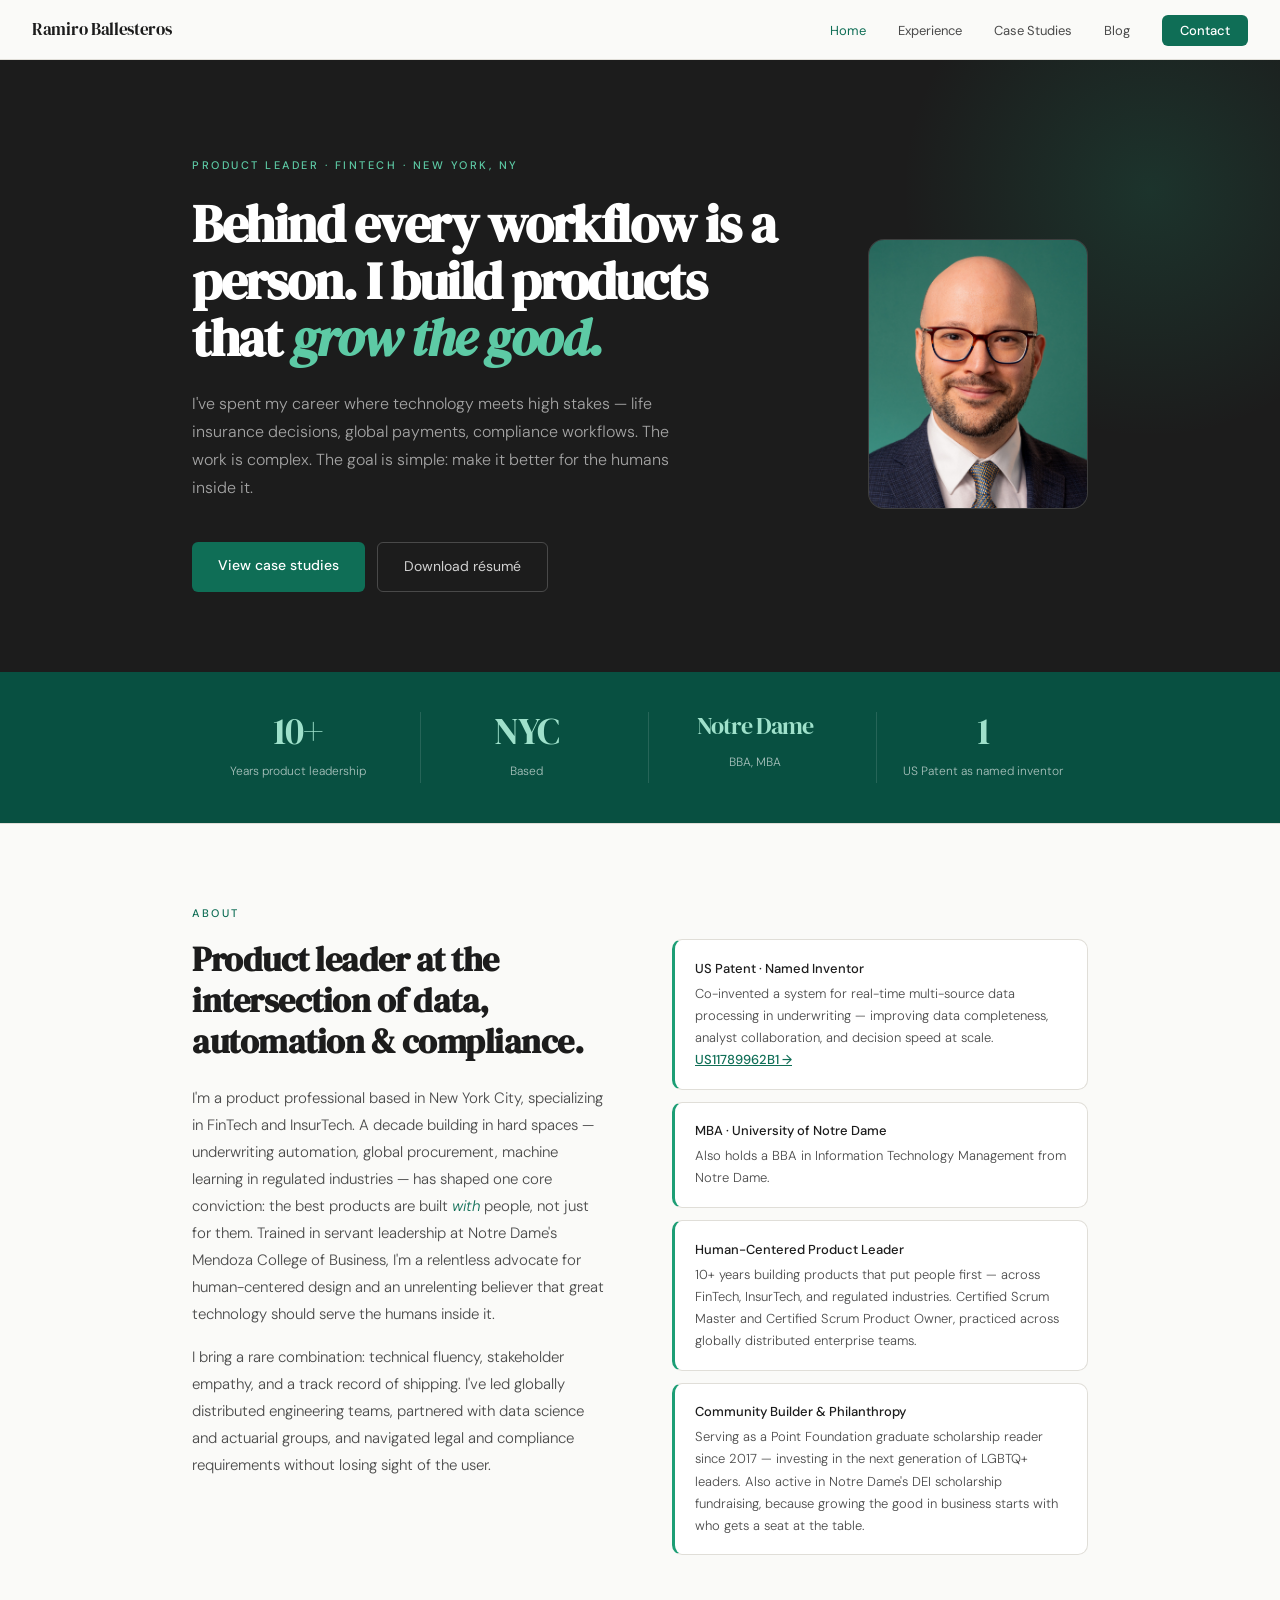
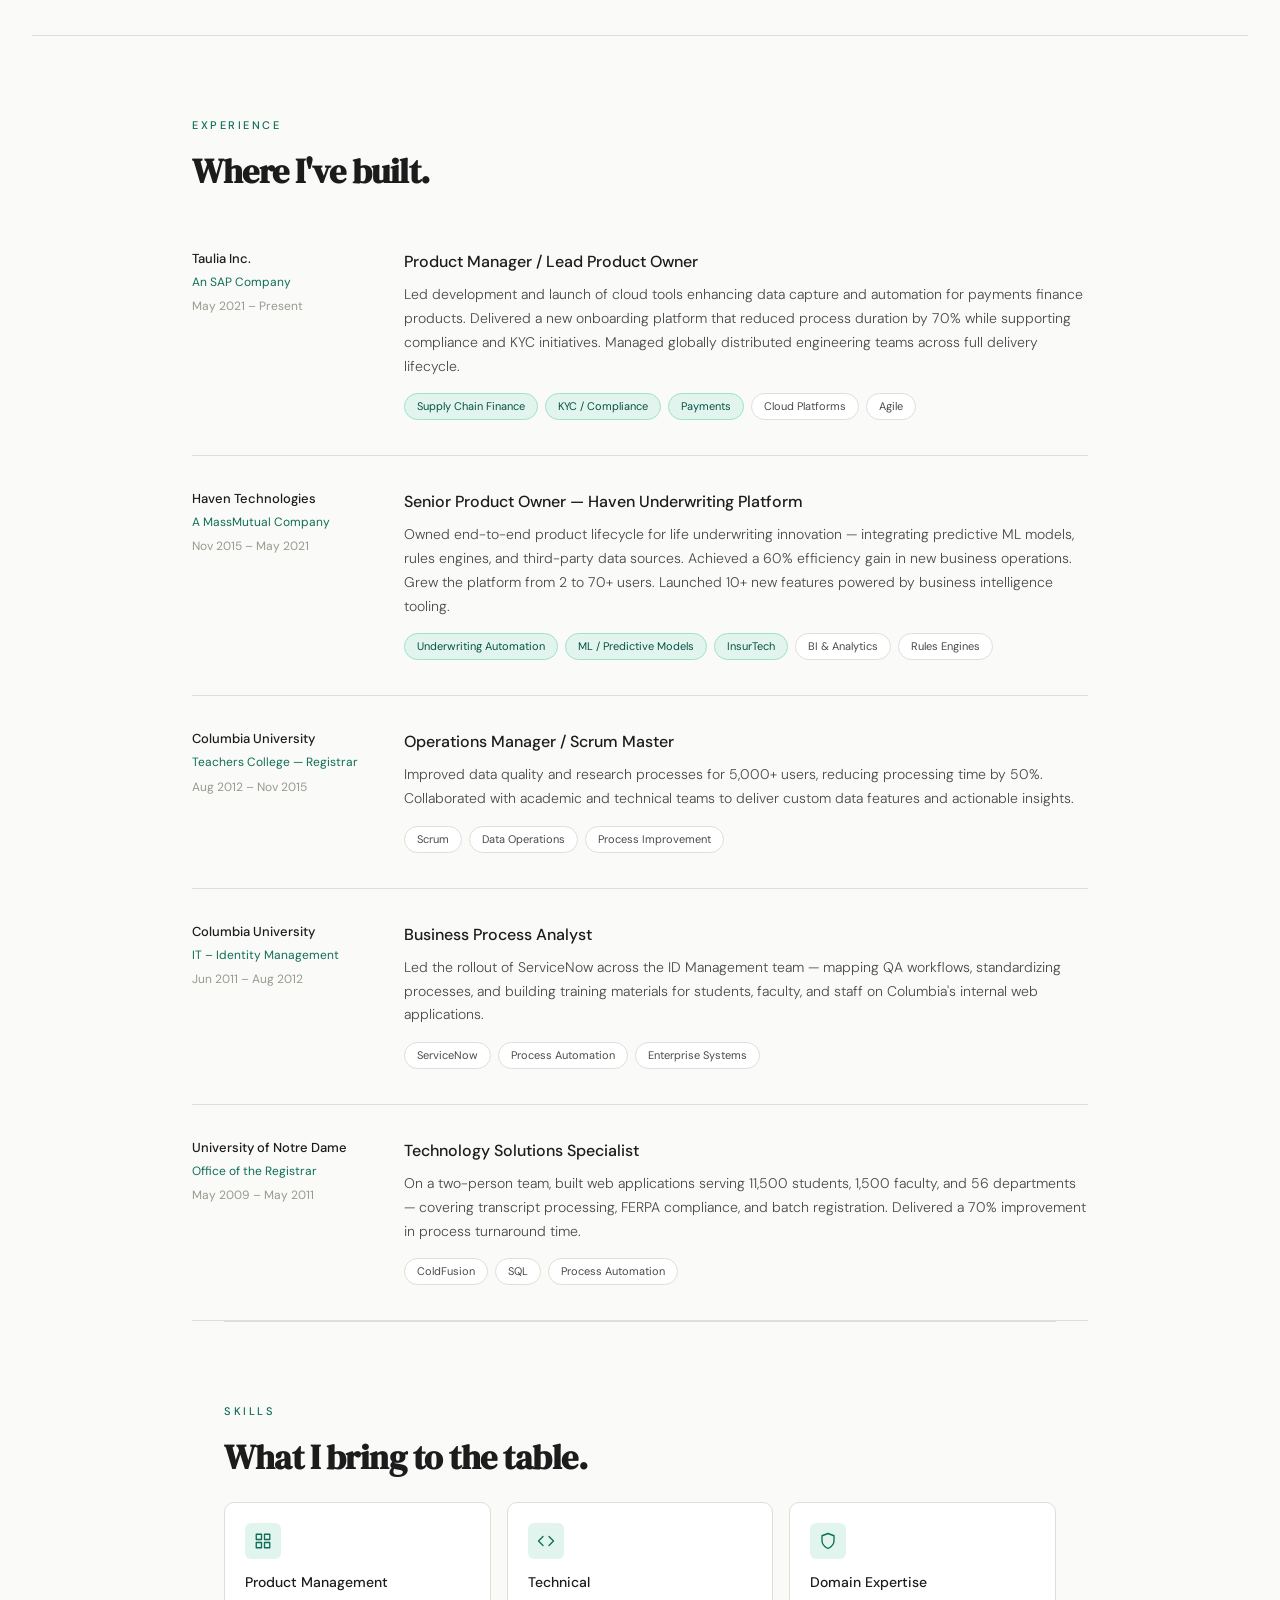
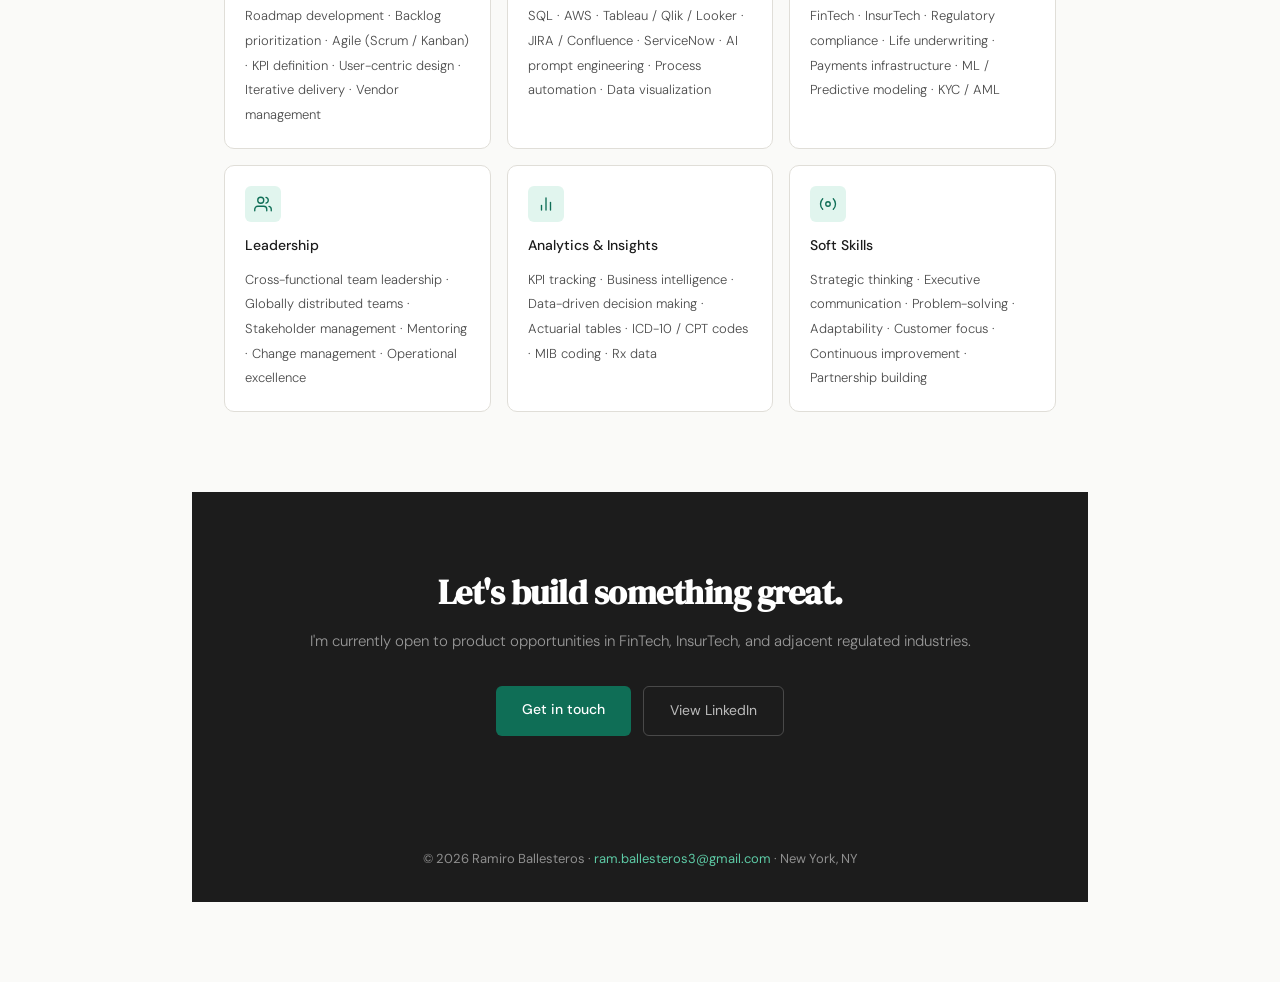
<file: index.html>
<!DOCTYPE html>
<html lang="en">
<head>
  <meta charset="UTF-8" />
  <meta name="viewport" content="width=device-width, initial-scale=1.0" />
  <title>Ramiro Ballesteros · FinTech Product Leader</title>
  <meta name="description" content="Ramiro Ballesteros is a Lead Product Owner with 10+ years building automation, payments, and underwriting platforms in FinTech and InsurTech." />
  <link rel="stylesheet" href="style.css" />
  <style>
    /* HERO */
    .hero {
      background: var(--charcoal);
      color: var(--white);
      padding: 0;
      position: relative;
      overflow: hidden;
    }
    .hero::before {
      content: '';
      position: absolute;
      top: -120px; right: -120px;
      width: 500px; height: 500px;
      border-radius: 50%;
      background: radial-gradient(circle, rgba(29,158,117,0.18) 0%, transparent 70%);
      pointer-events: none;
    }
    .hero-inner {
      max-width: 960px;
      margin: 0 auto;
      padding: 6rem 2rem 5rem;
      display: grid;
      grid-template-columns: 1fr auto;
      gap: 4rem;
      align-items: center;
    }
    .hero-eyebrow {
      font-size: 11px;
      letter-spacing: 2.5px;
      text-transform: uppercase;
      color: var(--teal-300);
      font-weight: 500;
      margin-bottom: 1.25rem;
    }
    .hero-headline {
      font-family: var(--font-serif);
      font-size: 52px;
      line-height: 1.1;
      letter-spacing: -1.5px;
      margin-bottom: 1.5rem;
      color: var(--white);
    }
    .hero-headline em {
      font-style: italic;
      color: var(--teal-300);
    }
    .hero-sub {
      font-size: 16px;
      line-height: 1.75;
      color: rgba(255,255,255,0.6);
      margin-bottom: 2.5rem;
      font-weight: 300;
      max-width: 480px;
    }
    .hero-ctas { display: flex; gap: 12px; flex-wrap: wrap; }

    /* HEADSHOT PLACEHOLDER */
    .hero-photo {
      width: 220px;
      height: 270px;
      border-radius: var(--radius-lg);
      background: var(--charcoal-soft);
      border: 1px solid rgba(255,255,255,0.08);
      display: flex;
      flex-direction: column;
      align-items: center;
      justify-content: center;
      gap: 10px;
      color: rgba(255,255,255,0.25);
      font-size: 13px;
      flex-shrink: 0;
      position: relative;
      overflow: hidden;
    }
    .hero-photo svg { opacity: 0.3; }
    .hero-photo-label {
      font-size: 11px;
      letter-spacing: 1px;
      text-transform: uppercase;
      color: var(--teal-300);
      opacity: 0.7;
    }
    .hero-photo-dashed {
      position: absolute;
      inset: 8px;
      border: 1.5px dashed rgba(255,255,255,0.1);
      border-radius: 10px;
      pointer-events: none;
    }

    /* STATS STRIP */
    .stats-strip {
      background: var(--teal-800);
      color: var(--white);
    }
    .stats-inner {
      max-width: 960px;
      margin: 0 auto;
      padding: 2.5rem 2rem;
      display: grid;
      grid-template-columns: repeat(4, 1fr);
      gap: 1rem;
      text-align: center;
    }
    .stat-num {
      font-family: var(--font-serif);
      font-size: 38px;
      letter-spacing: -1px;
      color: var(--teal-100);
      display: block;
      line-height: 1;
      margin-bottom: 6px;
    }
    .stat-label {
      font-size: 12px;
      color: rgba(255,255,255,0.65);
      font-weight: 300;
      line-height: 1.5;
    }
    .stat-divider {
      border-left: 1px solid rgba(255,255,255,0.12);
    }

    /* ABOUT */
    .about-grid {
      display: grid;
      grid-template-columns: 1fr 1fr;
      gap: 4rem;
      align-items: start;
    }
    .about-body {
      font-size: 15px;
      color: var(--charcoal-mid);
      line-height: 1.8;
      font-weight: 300;
    }
    .about-body p + p { margin-top: 1rem; }
    .about-highlights { display: flex; flex-direction: column; gap: 12px; }
    .highlight-card {
      background: var(--white);
      border: 1px solid var(--gray-mid);
      border-radius: var(--radius-md);
      padding: 1.1rem 1.25rem;
      border-left: 3px solid var(--teal-500);
    }
    .highlight-card-title { font-size: 13px; font-weight: 500; margin-bottom: 3px; }
    .highlight-card-body { font-size: 13px; color: var(--charcoal-mid); font-weight: 300; }

    /* EXPERIENCE */
    .exp-item {
      display: grid;
      grid-template-columns: 180px 1fr;
      gap: 2rem;
      padding: 2rem 0;
      border-bottom: 1px solid var(--gray-mid);
    }
    .exp-item:first-child { padding-top: 0; }
    .exp-item:last-child { border-bottom: none; }
    .exp-company { font-size: 13px; font-weight: 500; color: var(--charcoal); }
    .exp-employer { font-size: 12px; color: var(--teal-700); font-weight: 400; margin-top: 2px; }
    .exp-date { font-size: 12px; color: var(--gray-muted); margin-top: 4px; }
    .exp-role { font-size: 16px; font-weight: 500; margin-bottom: 8px; }
    .exp-desc { font-size: 14px; color: var(--charcoal-mid); line-height: 1.7; font-weight: 300; margin-bottom: 12px; }

    /* SKILLS */
    .skills-grid {
      display: grid;
      grid-template-columns: repeat(3, 1fr);
      gap: 16px;
    }
    .skill-card {
      background: var(--white);
      border: 1px solid var(--gray-mid);
      border-radius: var(--radius-md);
      padding: 1.25rem;
    }
    .skill-card-icon {
      width: 36px; height: 36px;
      background: var(--teal-50);
      border-radius: var(--radius-sm);
      display: flex; align-items: center; justify-content: center;
      margin-bottom: 12px;
    }
    .skill-card-icon svg { color: var(--teal-700); }
    .skill-card-title { font-size: 14px; font-weight: 500; margin-bottom: 10px; }
    .skill-items { font-size: 13px; color: var(--charcoal-mid); line-height: 1.9; font-weight: 300; }

    /* CTA BANNER */
    .cta-banner {
      background: var(--charcoal);
      color: var(--white);
      text-align: center;
      padding: 5rem 2rem;
    }
    .cta-banner .section-title { color: var(--white); margin-bottom: 1rem; }
    .cta-banner p { color: rgba(255,255,255,0.55); font-weight: 300; margin-bottom: 2rem; font-size: 15px; }
    .cta-banner-btns { display: flex; gap: 12px; justify-content: center; flex-wrap: wrap; }

    @media (max-width: 700px) {
      .hero-inner { grid-template-columns: 1fr; }
      .hero-photo { width: 120px; height: 120px; border-radius: 50%; margin: 0 auto 1.5rem; object-fit: cover; object-position: center top; display: block; order: -1; }
      .hero-headline { font-size: 36px; }
      .stats-inner { grid-template-columns: 1fr 1fr; }
      .about-grid { grid-template-columns: 1fr; gap: 2rem; }
      .exp-item { grid-template-columns: 1fr; gap: 0.5rem; }
      .skills-grid { grid-template-columns: 1fr 1fr; }
    }
  </style>
</head>
<body>

<nav>
  <a href="index.html" class="nav-logo">Ramiro Ballesteros</a>
  <ul class="nav-links">
    <li><a href="index.html" class="active">Home</a></li>
    <li><a href="index.html#experience">Experience</a></li>
    <li><a href="case-studies.html">Case Studies</a></li>
    <li><a href="blog.html">Blog</a></li>
    <li><a href="index.html#contact" class="nav-cta">Contact</a></li>
  </ul>
</nav>

<!-- HERO -->
<section class="hero">
  <div class="hero-inner">
    <div>
      <div class="hero-eyebrow fade-up">Product Leader · FinTech · New York, NY</div>
      <h1 class="hero-headline fade-up delay-1">Behind every workflow is a person. I build products that <em>grow the good.</em></h1>
      <p class="hero-sub fade-up delay-2">I've spent my career where technology meets high stakes — life insurance decisions, global payments, compliance workflows. The work is complex. The goal is simple: make it better for the humans inside it.</p>
      <div class="hero-ctas fade-up delay-3">
        <a href="case-studies.html" class="btn-primary">View case studies</a>
        <a href="ramiro_ballesteros_resume.pdf" target="_blank" class="btn-secondary" style="color:rgba(255,255,255,0.8); border-color:rgba(255,255,255,0.2);">Download résumé</a>
      </div>
    </div>
    <img src="photo.jpg" alt="Ramiro Ballesteros" class="hero-photo fade-up delay-4" style="object-fit: cover; object-position: center top;" />
  </div>
</section>

<!-- STATS STRIP -->
<div class="stats-strip">
  <div class="stats-inner">
    <div>
      <span class="stat-num">10+</span>
      <span class="stat-label">Years product leadership</span>
    </div>
    <div class="stat-divider">
      <span class="stat-num">NYC</span>
      <span class="stat-label">Based</span>
    </div>
    <div class="stat-divider">
      <span class="stat-num" style="font-size: 24px; line-height: 1.2;">Notre Dame</span>
      <span class="stat-label">BBA, MBA</span>
    </div>
    <div class="stat-divider">
      <span class="stat-num">1</span>
      <span class="stat-label">US Patent as named inventor</span>
    </div>
  </div>
</div>

<hr class="divider" style="margin:0;" />

<!-- ABOUT -->
<div class="section">
  <div class="section-label">About</div>
  <div class="about-grid">
    <div>
      <h2 class="section-title">Product leader at the intersection of data, automation & compliance.</h2>
      <div class="about-body">
        <p>I'm a product professional based in New York City, specializing in FinTech and InsurTech. A decade building in hard spaces — underwriting automation, global procurement, machine learning in regulated industries — has shaped one core conviction: the best products are built <em style="color: var(--teal-700);">with</em> people, not just for them. Trained in servant leadership at Notre Dame's Mendoza College of Business, I'm a relentless advocate for human-centered design and an unrelenting believer that great technology should serve the humans inside it.</p>
        <p>I bring a rare combination: technical fluency, stakeholder empathy, and a track record of shipping. I've led globally distributed engineering teams, partnered with data science and actuarial groups, and navigated legal and compliance requirements without losing sight of the user.</p>
        <!--<p>I hold an MBA <em>cum laude</em> from Notre Dame and am a Certified Scrum Master and Product Owner. I'm currently exploring my next challenge — ideally at the Director or VP level, in a company where product is a first-class citizen.</p>-->
      </div>
    </div>
    <div class="about-highlights">
      <div class="highlight-card">
        <div class="highlight-card-title">US Patent · Named Inventor</div>
        <div class="highlight-card-body">Co-invented a system for real-time multi-source data processing in underwriting — improving data completeness, analyst collaboration, and decision speed at scale. <a href="https://patents.google.com/patent/US11789962B1/" target="_blank" style="color: var(--teal-700); font-weight: 500; white-space: nowrap;">US11789962B1 →</a></div>
      </div>
      <div class="highlight-card">
        <div class="highlight-card-title">MBA · University of Notre Dame</div>
        <div class="highlight-card-body">Also holds a BBA in Information Technology Management from Notre Dame.</div>
      </div>
      <div class="highlight-card">
        <div class="highlight-card-title">Human-Centered Product Leader</div>
        <div class="highlight-card-body">10+ years building products that put people first — across FinTech, InsurTech, and regulated industries. Certified Scrum Master and Certified Scrum Product Owner, practiced across globally distributed enterprise teams.</div>
      </div>
      <div class="highlight-card">
        <div class="highlight-card-title">Community Builder & Philanthropy</div>
        <div class="highlight-card-body">Serving as a Point Foundation graduate scholarship reader since 2017 — investing in the next generation of LGBTQ+ leaders. Also active in Notre Dame's DEI scholarship fundraising, because growing the good in business starts with who gets a seat at the table.</div>
      </div>
    </div>
  </div>
</div>

<hr class="divider" />

<!-- EXPERIENCE -->
<div class="section" id="experience">
  <div class="section-label">Experience</div>
  <h2 class="section-title">Where I've built.</h2>

  <div class="exp-item">
    <div>
      <div class="exp-company">Taulia Inc.</div>
      <div class="exp-employer">An SAP Company</div>
      <div class="exp-date">May 2021 – Present</div>
    </div>
    <div>
      <div class="exp-role">Product Manager / Lead Product Owner</div>
      <div class="exp-desc">Led development and launch of cloud tools enhancing data capture and automation for payments finance products. Delivered a new onboarding platform that reduced process duration by 70% while supporting compliance and KYC initiatives. Managed globally distributed engineering teams across full delivery lifecycle.</div>
      <span class="pill pill-teal">Supply Chain Finance</span>
      <span class="pill pill-teal">KYC / Compliance</span>
      <span class="pill pill-teal">Payments</span>
      <span class="pill">Cloud Platforms</span>
      <span class="pill">Agile</span>
    </div>
  </div>

  <div class="exp-item">
    <div>
      <div class="exp-company">Haven Technologies</div>
      <div class="exp-employer">A MassMutual Company</div>
      <div class="exp-date">Nov 2015 – May 2021</div>
    </div>
    <div>
      <div class="exp-role">Senior Product Owner — Haven Underwriting Platform</div>
      <div class="exp-desc">Owned end-to-end product lifecycle for life underwriting innovation — integrating predictive ML models, rules engines, and third-party data sources. Achieved a 60% efficiency gain in new business operations. Grew the platform from 2 to 70+ users. Launched 10+ new features powered by business intelligence tooling.</div>
      <span class="pill pill-teal">Underwriting Automation</span>
      <span class="pill pill-teal">ML / Predictive Models</span>
      <span class="pill pill-teal">InsurTech</span>
      <span class="pill">BI & Analytics</span>
      <span class="pill">Rules Engines</span>
    </div>
  </div>

  <div class="exp-item">
    <div>
      <div class="exp-company">Columbia University</div>
      <div class="exp-employer">Teachers College — Registrar</div>
      <div class="exp-date">Aug 2012 – Nov 2015</div>
    </div>
    <div>
      <div class="exp-role">Operations Manager / Scrum Master</div>
      <div class="exp-desc">Improved data quality and research processes for 5,000+ users, reducing processing time by 50%. Collaborated with academic and technical teams to deliver custom data features and actionable insights.</div>
      <span class="pill">Scrum</span>
      <span class="pill">Data Operations</span>
      <span class="pill">Process Improvement</span>
    </div>
  </div>

  <div class="exp-item">
    <div>
      <div class="exp-company">Columbia University</div>
      <div class="exp-employer">IT – Identity Management</div>
      <div class="exp-date">Jun 2011 – Aug 2012</div>
    </div>
    <div>
      <div class="exp-role">Business Process Analyst</div>
      <div class="exp-desc">Led the rollout of ServiceNow across the ID Management team — mapping QA workflows, standardizing processes, and building training materials for students, faculty, and staff on Columbia's internal web applications.</div>
      <span class="pill">ServiceNow</span>
      <span class="pill">Process Automation</span>
      <span class="pill">Enterprise Systems</span>
    </div>
  </div>

  <div class="exp-item">
    <div>
      <div class="exp-company">University of Notre Dame</div>
      <div class="exp-employer">Office of the Registrar</div>
      <div class="exp-date">May 2009 – May 2011</div>
    </div>
    <div>
      <div class="exp-role">Technology Solutions Specialist</div>
      <div class="exp-desc">On a two-person team, built web applications serving 11,500 students, 1,500 faculty, and 56 departments — covering transcript processing, FERPA compliance, and batch registration. Delivered a 70% improvement in process turnaround time.</div>
      <span class="pill">ColdFusion</span>
      <span class="pill">SQL</span>
      <span class="pill">Process Automation</span>
    </div>
  </div>

<hr class="divider" />

<!-- SKILLS -->
<div class="section">
  <div class="section-label">Skills</div>
  <h2 class="section-title">What I bring to the table.</h2>
  <div class="skills-grid">
    <div class="skill-card">
      <div class="skill-card-icon">
        <svg width="18" height="18" viewBox="0 0 24 24" fill="none" stroke="currentColor" stroke-width="1.8" stroke-linecap="round" stroke-linejoin="round"><rect x="3" y="3" width="7" height="7"/><rect x="14" y="3" width="7" height="7"/><rect x="14" y="14" width="7" height="7"/><rect x="3" y="14" width="7" height="7"/></svg>
      </div>
      <div class="skill-card-title">Product Management</div>
      <div class="skill-items">Roadmap development · Backlog prioritization · Agile (Scrum / Kanban) · KPI definition · User-centric design · Iterative delivery · Vendor management</div>
    </div>
    <div class="skill-card">
      <div class="skill-card-icon">
        <svg width="18" height="18" viewBox="0 0 24 24" fill="none" stroke="currentColor" stroke-width="1.8" stroke-linecap="round" stroke-linejoin="round"><polyline points="16 18 22 12 16 6"/><polyline points="8 6 2 12 8 18"/></svg>
      </div>
      <div class="skill-card-title">Technical</div>
      <div class="skill-items">SQL · AWS · Tableau / Qlik / Looker · JIRA / Confluence · ServiceNow · AI prompt engineering · Process automation · Data visualization</div>
    </div>
    <div class="skill-card">
      <div class="skill-card-icon">
        <svg width="18" height="18" viewBox="0 0 24 24" fill="none" stroke="currentColor" stroke-width="1.8" stroke-linecap="round" stroke-linejoin="round"><path d="M12 22s8-4 8-10V5l-8-3-8 3v7c0 6 8 10 8 10z"/></svg>
      </div>
      <div class="skill-card-title">Domain Expertise</div>
      <div class="skill-items">FinTech · InsurTech · Regulatory compliance · Life underwriting · Payments infrastructure · ML / Predictive modeling · KYC / AML</div>
    </div>
    <div class="skill-card">
      <div class="skill-card-icon">
        <svg width="18" height="18" viewBox="0 0 24 24" fill="none" stroke="currentColor" stroke-width="1.8" stroke-linecap="round" stroke-linejoin="round"><path d="M17 21v-2a4 4 0 0 0-4-4H5a4 4 0 0 0-4 4v2"/><circle cx="9" cy="7" r="4"/><path d="M23 21v-2a4 4 0 0 0-3-3.87"/><path d="M16 3.13a4 4 0 0 1 0 7.75"/></svg>
      </div>
      <div class="skill-card-title">Leadership</div>
      <div class="skill-items">Cross-functional team leadership · Globally distributed teams · Stakeholder management · Mentoring · Change management · Operational excellence</div>
    </div>
    <div class="skill-card">
      <div class="skill-card-icon">
        <svg width="18" height="18" viewBox="0 0 24 24" fill="none" stroke="currentColor" stroke-width="1.8" stroke-linecap="round" stroke-linejoin="round"><line x1="18" y1="20" x2="18" y2="10"/><line x1="12" y1="20" x2="12" y2="4"/><line x1="6" y1="20" x2="6" y2="14"/></svg>
      </div>
      <div class="skill-card-title">Analytics & Insights</div>
      <div class="skill-items">KPI tracking · Business intelligence · Data-driven decision making · Actuarial tables · ICD-10 / CPT codes · MIB coding · Rx data</div>
    </div>
    <div class="skill-card">
      <div class="skill-card-icon">
        <svg width="18" height="18" viewBox="0 0 24 24" fill="none" stroke="currentColor" stroke-width="1.8" stroke-linecap="round" stroke-linejoin="round"><circle cx="12" cy="12" r="3"/><path d="M19.07 4.93a10 10 0 0 1 0 14.14M4.93 4.93a10 10 0 0 0 0 14.14"/></svg>
      </div>
      <div class="skill-card-title">Soft Skills</div>
      <div class="skill-items">Strategic thinking · Executive communication · Problem-solving · Adaptability · Customer focus · Continuous improvement · Partnership building</div>
    </div>
  </div>
</div>

<!-- CTA BANNER -->
<section class="cta-banner" id="contact">
  <h2 class="section-title">Let's build something great.</h2>
  <p>I'm currently open to product opportunities in FinTech, InsurTech, and adjacent regulated industries.</p>
  <div class="cta-banner-btns">
    <a href="mailto:ram.ballesteros3@gmail.com" class="btn-primary">Get in touch</a>
    <a href="https://www.linkedin.com/in/ramballesteros/" target="_blank" class="btn-secondary" style="color:rgba(255,255,255,0.7); border-color:rgba(255,255,255,0.2);">View LinkedIn</a>
  </div>
</section>

<footer>
  <p>© 2026 Ramiro Ballesteros · <a href="mailto:ram.ballesteros3@gmail.com">ram.ballesteros3@gmail.com</a> · New York, NY</p>
</footer>

</body>
</html>
</file>
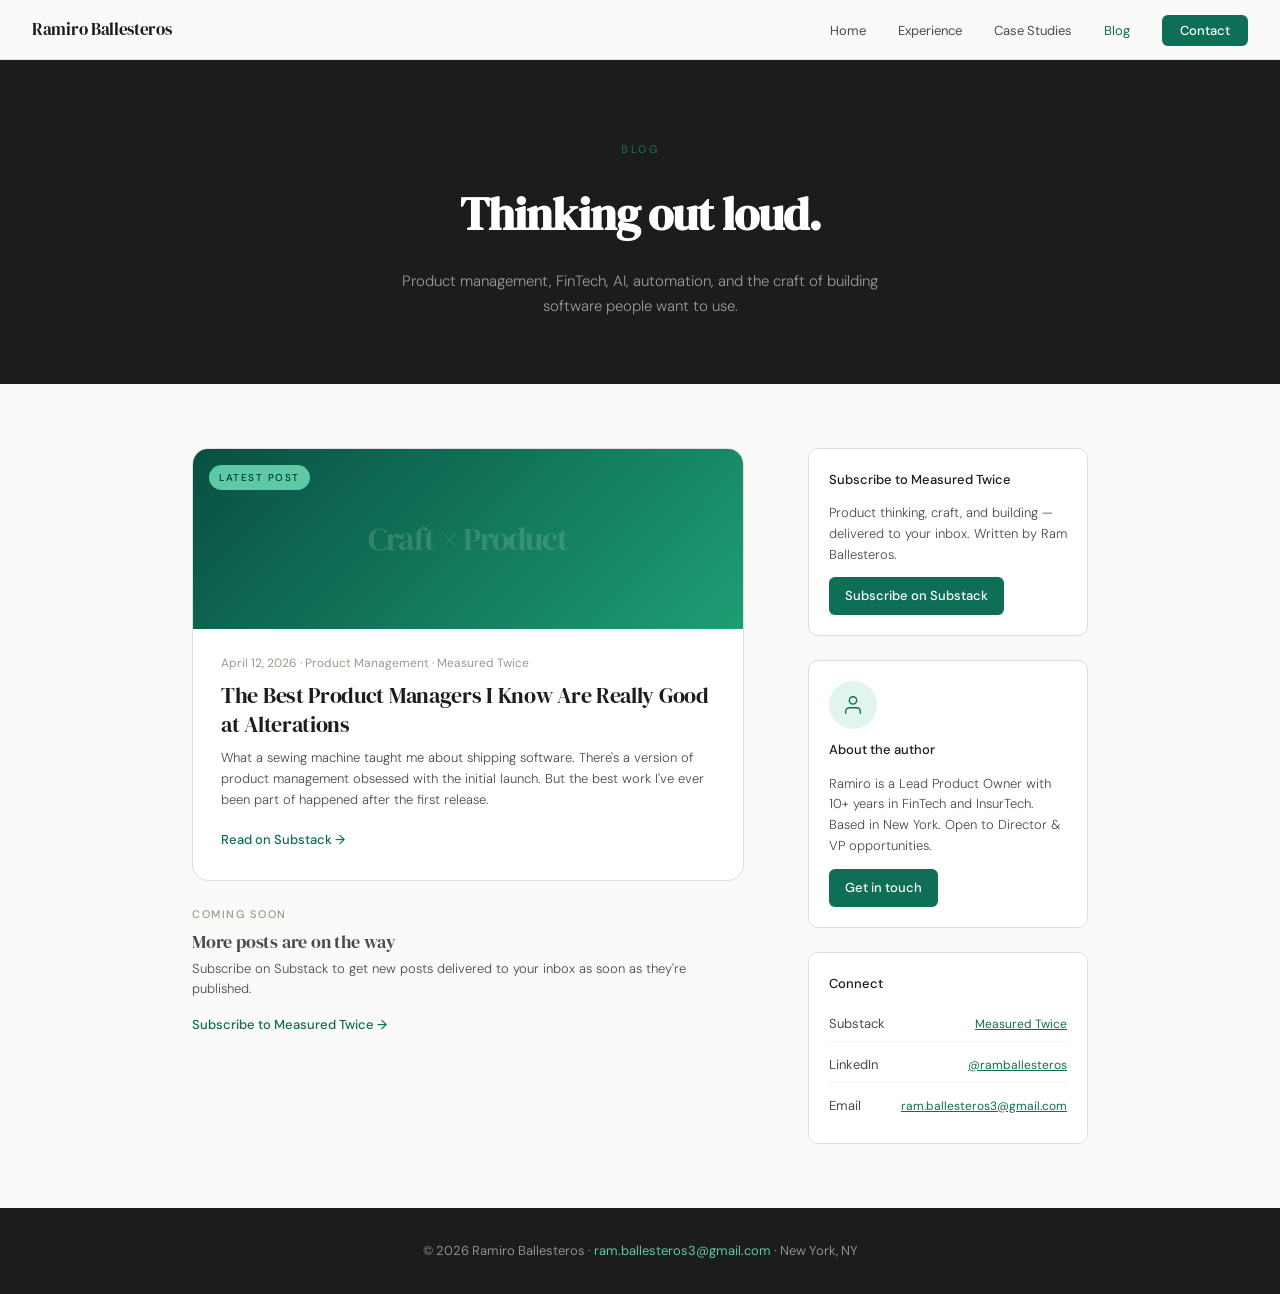
<file: blog.html>
<!DOCTYPE html>
<html lang="en">
<head>
  <meta charset="UTF-8" />
  <meta name="viewport" content="width=device-width, initial-scale=1.0" />
  <title>Blog · Ramiro Ballesteros</title>
  <meta name="description" content="Thoughts on product management, FinTech, automation, and leadership from Ramiro Ballesteros." />
  <link rel="stylesheet" href="style.css" />
  <style>
    .page-hero {
      background: var(--charcoal);
      color: var(--white);
      padding: 5rem 2rem 4rem;
      text-align: center;
    }
    .page-hero .section-label { display: flex; justify-content: center; }
    .page-hero-title {
      font-family: var(--font-serif);
      font-size: 46px;
      letter-spacing: -1px;
      color: var(--white);
      margin: 0.75rem 0 1rem;
    }
    .page-hero-sub {
      color: rgba(255,255,255,0.55);
      font-size: 15px;
      font-weight: 300;
      max-width: 480px;
      margin: 0 auto;
    }

    .blog-layout {
      max-width: 960px;
      margin: 0 auto;
      padding: 4rem 2rem;
      display: grid;
      grid-template-columns: 1fr 280px;
      gap: 4rem;
      align-items: start;
    }

    /* FEATURED POST */
    .post-featured {
      background: var(--white);
      border: 1px solid var(--gray-mid);
      border-radius: var(--radius-lg);
      overflow: hidden;
      margin-bottom: 24px;
      text-decoration: none;
      color: inherit;
      display: block;
      transition: transform 0.2s;
    }
    .post-featured:hover { transform: translateY(-3px); }

    .post-featured-img {
      height: 180px;
      background: linear-gradient(135deg, var(--teal-800) 0%, var(--teal-500) 100%);
      display: flex;
      align-items: center;
      justify-content: center;
      position: relative;
    }
    .post-featured-img-label {
      font-family: var(--font-serif);
      font-size: 32px;
      color: rgba(255,255,255,0.15);
      letter-spacing: -1px;
    }
    .post-featured-badge {
      position: absolute;
      top: 16px; left: 16px;
      background: var(--teal-300);
      color: var(--teal-900);
      font-size: 10px;
      font-weight: 500;
      letter-spacing: 1.5px;
      text-transform: uppercase;
      padding: 4px 10px;
      border-radius: 100px;
    }
    .post-featured-body { padding: 1.5rem 1.75rem 1.75rem; }
    .post-meta { font-size: 12px; color: var(--gray-muted); margin-bottom: 8px; }
    .post-title {
      font-family: var(--font-serif);
      font-size: 22px;
      letter-spacing: -0.3px;
      line-height: 1.3;
      margin-bottom: 10px;
    }
    .post-excerpt { font-size: 13px; color: var(--charcoal-mid); font-weight: 300; line-height: 1.6; margin-bottom: 14px; }
    .post-read-more { font-size: 13px; font-weight: 500; color: var(--teal-700); }

    /* POST LIST */
    .post-list { display: flex; flex-direction: column; gap: 0; }
    .post-list-item {
      padding: 1.5rem 0;
      border-bottom: 1px solid var(--gray-mid);
      text-decoration: none;
      color: inherit;
      display: block;
      transition: padding-left 0.2s;
    }
    .post-list-item:first-child { padding-top: 0; }
    .post-list-item:last-child { border-bottom: none; }
    .post-list-item:hover { padding-left: 6px; }
    .post-list-tag { font-size: 11px; color: var(--teal-700); font-weight: 500; letter-spacing: 1.5px; text-transform: uppercase; margin-bottom: 6px; }
    .post-list-title { font-family: var(--font-serif); font-size: 18px; letter-spacing: -0.2px; line-height: 1.3; margin-bottom: 6px; }
    .post-list-excerpt { font-size: 13px; color: var(--charcoal-mid); font-weight: 300; line-height: 1.5; margin-bottom: 8px; }
    .post-list-meta { font-size: 12px; color: var(--gray-muted); }

    /* SIDEBAR */
    .sidebar { display: flex; flex-direction: column; gap: 24px; position: sticky; top: 80px; }

    .sidebar-card {
      background: var(--white);
      border: 1px solid var(--gray-mid);
      border-radius: var(--radius-md);
      padding: 1.25rem;
    }
    .sidebar-title { font-size: 13px; font-weight: 500; margin-bottom: 12px; }
    .sidebar-about-text { font-size: 13px; color: var(--charcoal-mid); font-weight: 300; line-height: 1.6; margin-bottom: 12px; }
    .sidebar-avatar {
      width: 48px; height: 48px;
      background: var(--teal-50);
      border-radius: 50%;
      display: flex; align-items: center; justify-content: center;
      margin-bottom: 10px;
    }
    .sidebar-avatar svg { color: var(--teal-700); }

    .topic-list { display: flex; flex-direction: column; gap: 6px; }
    .topic-item {
      display: flex;
      justify-content: space-between;
      align-items: center;
      font-size: 13px;
      color: var(--charcoal-mid);
      padding: 6px 0;
      border-bottom: 1px solid var(--gray-light);
    }
    .topic-item:last-child { border-bottom: none; }
    .topic-count {
      font-size: 11px;
      background: var(--teal-50);
      color: var(--teal-800);
      border-radius: 100px;
      padding: 2px 8px;
      font-weight: 500;
    }

    /* PLACEHOLDER POSTS */
    .post-placeholder {
      padding: 1.5rem 0;
      border-bottom: 1px solid var(--gray-mid);
    }
    .post-placeholder:last-child { border-bottom: none; }
    .placeholder-bar {
      height: 10px;
      background: var(--gray-light);
      border-radius: 4px;
      margin-bottom: 8px;
    }

    @media (max-width: 700px) {
      .blog-layout { grid-template-columns: 1fr; padding: 2rem 1.25rem; }
      .sidebar { position: static; }
      .page-hero-title { font-size: 32px; }
    }
  </style>
</head>
<body>

<nav>
  <a href="index.html" class="nav-logo">Ramiro Ballesteros</a>
  <ul class="nav-links">
    <li><a href="index.html">Home</a></li>
    <li><a href="index.html#experience">Experience</a></li>
    <li><a href="case-studies.html">Case Studies</a></li>
    <li><a href="blog.html" class="active">Blog</a></li>
    <li><a href="index.html#contact" class="nav-cta">Contact</a></li>
  </ul>
</nav>

<section class="page-hero">
  <div class="section-label">Blog</div>
  <h1 class="page-hero-title">Thinking out loud.</h1>
  <p class="page-hero-sub">Product management, FinTech, AI, automation, and the craft of building software people want to use.</p>
</section>

<div class="blog-layout">
  <main>

    <!-- FEATURED -->
    <a href="https://rballesteros.substack.com/p/the-best-product-managers-i-know" target="_blank" class="post-featured fade-up">
      <div class="post-featured-img">
        <span class="post-featured-img-label">Craft × Product</span>
        <span class="post-featured-badge">Latest post</span>
      </div>
      <div class="post-featured-body">
        <div class="post-meta">April 12, 2026 · Product Management · Measured Twice</div>
        <div class="post-title">The Best Product Managers I Know Are Really Good at Alterations</div>
        <div class="post-excerpt">What a sewing machine taught me about shipping software. There's a version of product management obsessed with the initial launch. But the best work I've ever been part of happened after the first release.</div>
        <span class="post-read-more">Read on Substack →</span>
      </div>
    </a>

    <!-- POST LIST -->
    <div class="post-list">
      <div class="post-list-item fade-up delay-1" style="cursor: default;">
        <div class="post-list-tag" style="color: var(--gray-muted);">Coming soon</div>
        <div class="post-list-title" style="color: var(--charcoal-mid);">More posts are on the way</div>
        <div class="post-list-excerpt">Subscribe on Substack to get new posts delivered to your inbox as soon as they're published.</div>
        <a href="https://rballesteros.substack.com" target="_blank" style="font-size: 13px; font-weight: 500; color: var(--teal-700); text-decoration: none; margin-top: 8px; display: inline-block;">Subscribe to Measured Twice →</a>
      </div>
    </div>

  </main>

  <!-- SIDEBAR -->
  <aside class="sidebar">
    <div class="sidebar-card">
      <div class="sidebar-title">Subscribe to Measured Twice</div>
      <div class="sidebar-about-text">Product thinking, craft, and building — delivered to your inbox. Written by Ram Ballesteros.</div>
      <a href="https://rballesteros.substack.com" target="_blank" class="btn-primary" style="font-size:13px; padding: 8px 16px;">Subscribe on Substack</a>
    </div>

    <div class="sidebar-card">
      <div class="sidebar-avatar">
        <svg width="22" height="22" viewBox="0 0 24 24" fill="none" stroke="currentColor" stroke-width="1.5" stroke-linecap="round" stroke-linejoin="round"><path d="M20 21v-2a4 4 0 0 0-4-4H8a4 4 0 0 0-4 4v2"/><circle cx="12" cy="7" r="4"/></svg>
      </div>
      <div class="sidebar-title">About the author</div>
      <div class="sidebar-about-text">Ramiro is a Lead Product Owner with 10+ years in FinTech and InsurTech. Based in New York. Open to Director & VP opportunities.</div>
      <a href="index.html#contact" class="btn-primary" style="font-size:13px; padding: 8px 16px;">Get in touch</a>
    </div>

    <!--<div class="sidebar-card">
      <div class="sidebar-title">Topics</div>
      <div class="topic-list">
        <div class="topic-item"><span>Product Management</span><span class="topic-count">8</span></div>
        <div class="topic-item"><span>FinTech</span><span class="topic-count">6</span></div>
        <div class="topic-item"><span>Automation & AI</span><span class="topic-count">5</span></div>
        <div class="topic-item"><span>Leadership</span><span class="topic-count">4</span></div>
        <div class="topic-item"><span>Career</span><span class="topic-count">3</span></div>
        <div class="topic-item"><span>InsurTech</span><span class="topic-count">3</span></div>
      </div>
    </div>-->

    <div class="sidebar-card">
      <div class="sidebar-title">Connect</div>
      <div class="topic-list">
        <div class="topic-item"><span>Substack</span><a href="https://rballesteros.substack.com" style="font-size:12px; color:var(--teal-700);" target="_blank">Measured Twice</a></div>
        <div class="topic-item"><span>LinkedIn</span><a href="https://www.linkedin.com/in/ramballesteros/" style="font-size:12px; color:var(--teal-700);" target="_blank">@ramballesteros</a></div>
        <div class="topic-item"><span>Email</span><a href="mailto:ram.ballesteros3@gmail.com" style="font-size:12px; color:var(--teal-700);">ram.ballesteros3@gmail.com</a></div>
      </div>
    </div>
  </aside>
</div>

<footer>
  <p>© 2026 Ramiro Ballesteros · <a href="mailto:ram.ballesteros3@gmail.com">ram.ballesteros3@gmail.com</a> · New York, NY</p>
</footer>

</body>
</html>
</file>
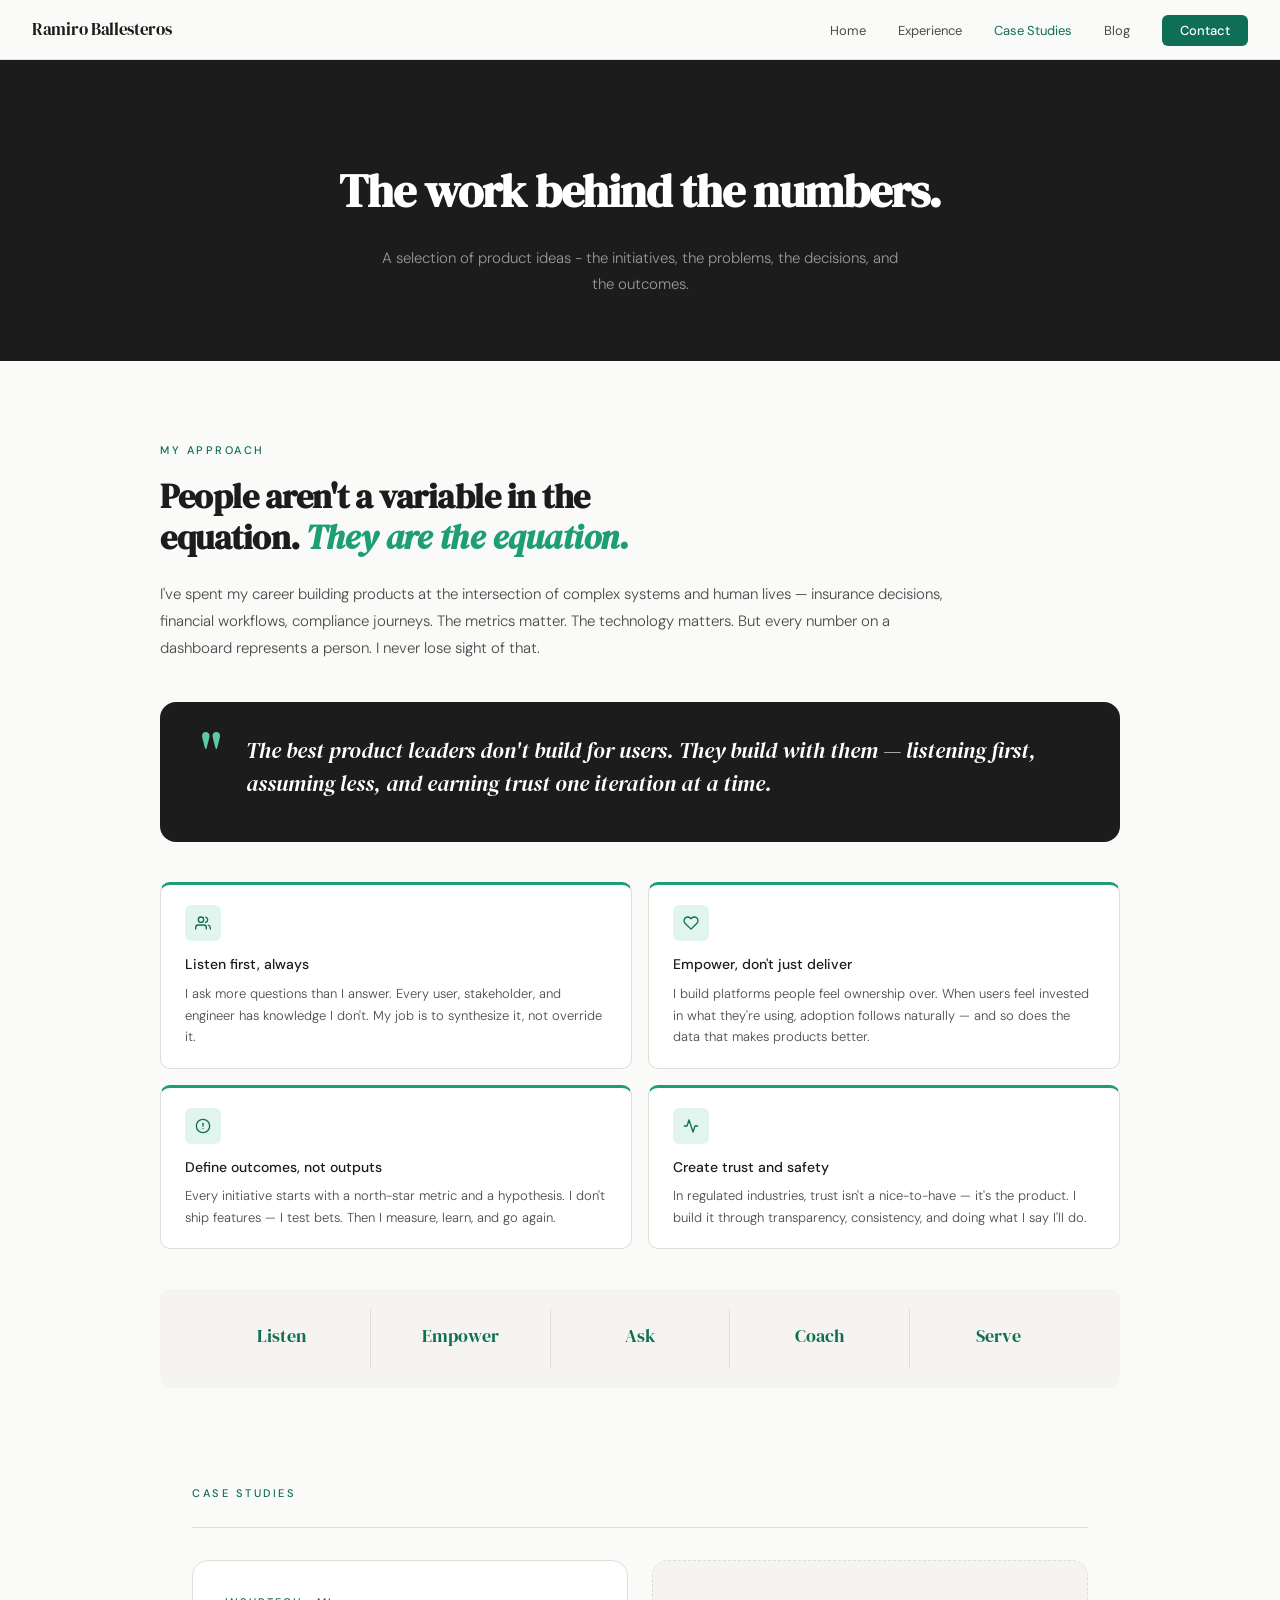
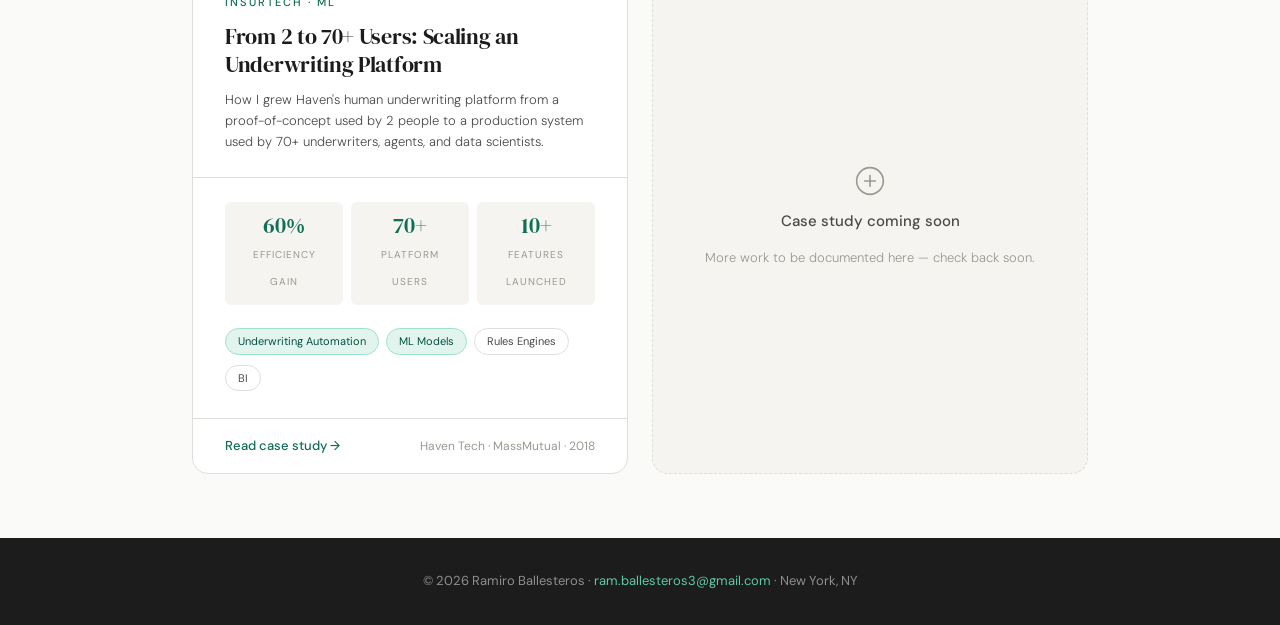
<file: case-studies.html>
<!DOCTYPE html>
<html lang="en">
<head>
  <meta charset="UTF-8" />
  <meta name="viewport" content="width=device-width, initial-scale=1.0" />
  <title>Case Studies · Ramiro Ballesteros</title>
  <meta name="description" content="Product case studies from Ramiro Ballesteros — FinTech and InsurTech product leadership in underwriting automation and payments." />
  <link rel="stylesheet" href="style.css" />
  <style>
    .page-hero {
      background: var(--charcoal);
      color: var(--white);
      padding: 5rem 2rem 4rem;
      text-align: center;
    }
    .page-hero .section-label { justify-content: center; display: flex; }
    .page-hero-title {
      font-family: var(--font-serif);
      font-size: 46px;
      letter-spacing: -1px;
      color: var(--white);
      margin: 0.75rem 0 1rem;
    }
    .page-hero-sub {
      color: rgba(255,255,255,0.55);
      font-size: 15px;
      font-weight: 300;
      max-width: 520px;
      margin: 0 auto;
    }

    .cs-grid {
      max-width: 960px;
      margin: 0 auto;
      padding: 4rem 2rem;
      display: grid;
      grid-template-columns: 1fr 1fr;
      gap: 24px;
    }

    .cs-card {
      background: var(--white);
      border: 1px solid var(--gray-mid);
      border-radius: var(--radius-lg);
      overflow: hidden;
      transition: transform 0.2s, box-shadow 0.2s;
      cursor: pointer;
      text-decoration: none;
      color: inherit;
      display: block;
    }
    .cs-card:hover { transform: translateY(-4px); box-shadow: 0 12px 40px rgba(0,0,0,0.08); }

    .cs-card-header {
      padding: 2rem 2rem 1.5rem;
      border-bottom: 1px solid var(--gray-mid);
    }
    .cs-card-tag {
      font-size: 11px;
      letter-spacing: 2px;
      text-transform: uppercase;
      color: var(--teal-700);
      font-weight: 500;
      margin-bottom: 0.75rem;
    }
    .cs-card-title {
      font-family: var(--font-serif);
      font-size: 22px;
      letter-spacing: -0.3px;
      line-height: 1.25;
      margin-bottom: 0.75rem;
    }
    .cs-card-summary {
      font-size: 13px;
      color: var(--charcoal-mid);
      font-weight: 300;
      line-height: 1.6;
    }

    .cs-card-body { padding: 1.5rem 2rem; }
    .cs-metrics {
      display: grid;
      grid-template-columns: repeat(3, 1fr);
      gap: 8px;
      margin-bottom: 1.25rem;
    }
    .cs-metric {
      background: var(--gray-light);
      border-radius: var(--radius-sm);
      padding: 0.75rem;
      text-align: center;
    }
    .cs-metric-num {
      font-family: var(--font-serif);
      font-size: 22px;
      color: var(--teal-700);
      display: block;
      line-height: 1;
      margin-bottom: 3px;
    }
    .cs-metric-label {
      font-size: 10px;
      color: var(--gray-muted);
      text-transform: uppercase;
      letter-spacing: 1px;
    }

    .cs-card-tags { display: flex; flex-wrap: wrap; gap: 4px; }

    .cs-card-footer {
      padding: 1rem 2rem;
      border-top: 1px solid var(--gray-mid);
      display: flex;
      align-items: center;
      justify-content: space-between;
    }
    .cs-read-more {
      font-size: 13px;
      font-weight: 500;
      color: var(--teal-700);
    }
    .cs-company {
      font-size: 12px;
      color: var(--gray-muted);
    }

    /* PLACEHOLDER CARD */
    .cs-card-placeholder {
      background: var(--gray-light);
      border: 1.5px dashed var(--gray-mid);
      border-radius: var(--radius-lg);
      padding: 3rem 2rem;
      display: flex;
      flex-direction: column;
      align-items: center;
      justify-content: center;
      text-align: center;
      min-height: 300px;
      gap: 12px;
    }
    .cs-card-placeholder svg { color: var(--gray-muted); }
    .cs-placeholder-title { font-size: 15px; font-weight: 500; color: var(--charcoal-mid); }
    .cs-placeholder-sub { font-size: 13px; color: var(--gray-muted); font-weight: 300; }

    .methodology-section {
      background: var(--teal-800);
      color: var(--white);
      padding: 4rem 2rem;
    }
    .methodology-inner {
      max-width: 960px;
      margin: 0 auto;
    }
    .methodology-inner .section-label { color: var(--teal-100); }
    .methodology-inner .section-title { color: var(--white); }
    .methodology-grid {
      display: grid;
      grid-template-columns: repeat(4, 1fr);
      gap: 16px;
      margin-top: 2rem;
    }
    .methodology-step {
      background: rgba(255,255,255,0.07);
      border: 1px solid rgba(255,255,255,0.1);
      border-radius: var(--radius-md);
      padding: 1.25rem;
    }
    .methodology-num {
      font-family: var(--font-serif);
      font-size: 28px;
      color: var(--teal-300);
      margin-bottom: 8px;
    }
    .methodology-title { font-size: 13px; font-weight: 500; margin-bottom: 6px; }
    .methodology-body { font-size: 12px; color: rgba(255,255,255,0.55); font-weight: 300; line-height: 1.6; }

    @media (max-width: 700px) {
      .cs-grid { grid-template-columns: 1fr; padding: 2rem 1.25rem; }
      .methodology-grid { grid-template-columns: 1fr 1fr; }
      .page-hero-title { font-size: 32px; }
    }
  </style>
</head>
<body>

<nav>
  <a href="index.html" class="nav-logo">Ramiro Ballesteros</a>
  <ul class="nav-links">
    <li><a href="index.html">Home</a></li>
    <li><a href="index.html#experience">Experience</a></li>
    <li><a href="case-studies.html" class="active">Case Studies</a></li>
    <li><a href="blog.html">Blog</a></li>
    <li><a href="index.html#contact" class="nav-cta">Contact</a></li>
  </ul>
</nav>

<section class="page-hero">
  <h1 class="page-hero-title">The work behind the numbers.</h1>
  <p class="page-hero-sub">A selection of product ideas - the initiatives, the problems, the decisions, and the outcomes.</p>
</section>

<!-- APPROACH -->
<section style="background: var(--cream); padding: 5rem 2rem 2.5rem;">
  <div style="max-width: 960px; margin: 0 auto;">
    <div class="section-label">My approach</div>
    <h2 class="section-title" style="max-width: 560px;">People aren't a variable in the equation. <em style="font-style:italic; color: var(--teal-500);">They are the equation.</em></h2>
    <p style="font-size: 15px; line-height: 1.8; color: var(--charcoal-mid); font-weight: 300; max-width: 800px; margin-bottom: 2.5rem;">I've spent my career building products at the intersection of complex systems and human lives — insurance decisions, financial workflows, compliance journeys. The metrics matter. The technology matters. But every number on a dashboard represents a person. I never lose sight of that.</p>

    <div style="background: var(--charcoal); border-radius: var(--radius-lg); padding: 2rem 2.5rem; margin-bottom: 2.5rem; display: flex; align-items: flex-start; gap: 1.5rem;">
      <div style="font-family: var(--font-serif); font-size: 52px; line-height: 1; color: var(--teal-300); flex-shrink: 0; margin-top: -8px;">"</div>
      <div>
        <p style="font-family: var(--font-serif); font-size: 22px; line-height: 1.5; color: var(--white); font-style: italic; margin-bottom: 10px;">The best product leaders don't build for users. They build with them — listening first, assuming less, and earning trust one iteration at a time.</p>
        <!--<p style="font-size: 11px; color: rgba(255,255,255,0.4); letter-spacing: 1.5px; text-transform: uppercase; font-weight: 300;">Servant leadership · University of Notre Dame · How I work</p>-->
      </div>
    </div>

    <div style="display: grid; grid-template-columns: repeat(2, 1fr); gap: 16px; margin-bottom: 2.5rem;">
      <div style="background: var(--white); border: 1px solid var(--gray-mid); border-top: 3px solid var(--teal-500); border-radius: var(--radius-md); padding: 1.25rem 1.5rem;">
        <div style="width: 36px; height: 36px; background: var(--teal-50); border-radius: var(--radius-sm); display: flex; align-items: center; justify-content: center; margin-bottom: 12px;">
          <svg width="16" height="16" viewBox="0 0 24 24" fill="none" stroke="#0F6E56" stroke-width="2" stroke-linecap="round" stroke-linejoin="round"><path d="M17 21v-2a4 4 0 0 0-4-4H5a4 4 0 0 0-4 4v2"/><circle cx="9" cy="7" r="4"/><path d="M23 21v-2a4 4 0 0 0-3-3.87"/><path d="M16 3.13a4 4 0 0 1 0 7.75"/></svg>
        </div>
        <div style="font-size: 14px; font-weight: 500; margin-bottom: 6px; color: var(--charcoal);">Listen first, always</div>
        <div style="font-size: 13px; color: var(--charcoal-mid); line-height: 1.65; font-weight: 300;">I ask more questions than I answer. Every user, stakeholder, and engineer has knowledge I don't. My job is to synthesize it, not override it.</div>
      </div>
      <div style="background: var(--white); border: 1px solid var(--gray-mid); border-top: 3px solid var(--teal-500); border-radius: var(--radius-md); padding: 1.25rem 1.5rem;">
        <div style="width: 36px; height: 36px; background: var(--teal-50); border-radius: var(--radius-sm); display: flex; align-items: center; justify-content: center; margin-bottom: 12px;">
          <svg width="16" height="16" viewBox="0 0 24 24" fill="none" stroke="#0F6E56" stroke-width="2" stroke-linecap="round" stroke-linejoin="round"><path d="M20.84 4.61a5.5 5.5 0 0 0-7.78 0L12 5.67l-1.06-1.06a5.5 5.5 0 0 0-7.78 7.78l1.06 1.06L12 21.23l7.78-7.78 1.06-1.06a5.5 5.5 0 0 0 0-7.78z"/></svg>
        </div>
        <div style="font-size: 14px; font-weight: 500; margin-bottom: 6px; color: var(--charcoal);">Empower, don't just deliver</div>
        <div style="font-size: 13px; color: var(--charcoal-mid); line-height: 1.65; font-weight: 300;">I build platforms people feel ownership over. When users feel invested in what they're using, adoption follows naturally — and so does the data that makes products better.</div>
      </div>
      <div style="background: var(--white); border: 1px solid var(--gray-mid); border-top: 3px solid var(--teal-500); border-radius: var(--radius-md); padding: 1.25rem 1.5rem;">
        <div style="width: 36px; height: 36px; background: var(--teal-50); border-radius: var(--radius-sm); display: flex; align-items: center; justify-content: center; margin-bottom: 12px;">
          <svg width="16" height="16" viewBox="0 0 24 24" fill="none" stroke="#0F6E56" stroke-width="2" stroke-linecap="round" stroke-linejoin="round"><circle cx="12" cy="12" r="10"/><line x1="12" y1="8" x2="12" y2="12"/><line x1="12" y1="16" x2="12.01" y2="16"/></svg>
        </div>
        <div style="font-size: 14px; font-weight: 500; margin-bottom: 6px; color: var(--charcoal);">Define outcomes, not outputs</div>
        <div style="font-size: 13px; color: var(--charcoal-mid); line-height: 1.65; font-weight: 300;">Every initiative starts with a north-star metric and a hypothesis. I don't ship features — I test bets. Then I measure, learn, and go again.</div>
      </div>
      <div style="background: var(--white); border: 1px solid var(--gray-mid); border-top: 3px solid var(--teal-500); border-radius: var(--radius-md); padding: 1.25rem 1.5rem;">
        <div style="width: 36px; height: 36px; background: var(--teal-50); border-radius: var(--radius-sm); display: flex; align-items: center; justify-content: center; margin-bottom: 12px;">
          <svg width="16" height="16" viewBox="0 0 24 24" fill="none" stroke="#0F6E56" stroke-width="2" stroke-linecap="round" stroke-linejoin="round"><polyline points="22 12 18 12 15 21 9 3 6 12 2 12"/></svg>
        </div>
        <div style="font-size: 14px; font-weight: 500; margin-bottom: 6px; color: var(--charcoal);">Create trust and safety</div>
        <div style="font-size: 13px; color: var(--charcoal-mid); line-height: 1.65; font-weight: 300;">In regulated industries, trust isn't a nice-to-have — it's the product. I build it through transparency, consistency, and doing what I say I'll do.</div>
      </div>
    </div>

    <div style="background: var(--gray-light); border-radius: var(--radius-md); padding: 1.25rem 2rem; display: flex; gap: 0; flex-wrap: wrap; margin-bottom: 1.5rem;">
      <div style="flex: 1; min-width: 100px; padding: 0.75rem 1rem; border-right: 1px solid var(--gray-mid); text-align: center;">
        <span style="font-family: var(--font-serif); font-size: 18px; color: var(--teal-700); display: block; margin-bottom: 4px;">Listen</span>
      </div>
      <div style="flex: 1; min-width: 100px; padding: 0.75rem 1rem; border-right: 1px solid var(--gray-mid); text-align: center;">
        <span style="font-family: var(--font-serif); font-size: 18px; color: var(--teal-700); display: block; margin-bottom: 4px;">Empower</span>
      </div>
      <div style="flex: 1; min-width: 100px; padding: 0.75rem 1rem; border-right: 1px solid var(--gray-mid); text-align: center;">
        <span style="font-family: var(--font-serif); font-size: 18px; color: var(--teal-700); display: block; margin-bottom: 4px;">Ask</span>
      </div>
      <div style="flex: 1; min-width: 100px; padding: 0.75rem 1rem; border-right: 1px solid var(--gray-mid); text-align: center;">
        <span style="font-family: var(--font-serif); font-size: 18px; color: var(--teal-700); display: block; margin-bottom: 4px;">Coach</span>
      </div>
      <div style="flex: 1; min-width: 100px; padding: 0.75rem 1rem; text-align: center;">
        <span style="font-family: var(--font-serif); font-size: 18px; color: var(--teal-700); display: block; margin-bottom: 4px;">Serve</span>
      </div>
    </div>

<!--    <div style="display: flex; align-items: center; gap: 10px;">
      <span style="background: var(--teal-50); border: 1px solid var(--teal-100); border-radius: 100px; padding: 4px 14px; font-size: 11px; color: var(--teal-800); font-weight: 500; white-space: nowrap;">Notre Dame · Mendoza MBA</span>
      <span style="font-size: 13px; color: var(--charcoal-mid); font-weight: 300; font-style: italic;">Shaped by the servant leadership tradition of Grow the Good in Business.</span>
    </div>
  -->
  </div>
</section>

<div class="cs-grid" style="padding-top: 2rem;">
  <!-- SECTION LABEL -->
  <div style="grid-column: 1 / -1; padding-bottom: 0.5rem; border-bottom: 1px solid var(--gray-mid); margin-bottom: 0.5rem;">
    <div class="section-label">Case Studies</div>
  </div>

  <!-- CASE STUDY 1 -->
  <a href="case-study-haven.html" class="cs-card fade-up delay-1">
    <div class="cs-card-header">
      <div class="cs-card-tag">InsurTech · ML</div>
      <div class="cs-card-title">From 2 to 70+ Users: Scaling an Underwriting Platform</div>
      <div class="cs-card-summary">How I grew Haven's human underwriting platform from a proof-of-concept used by 2 people to a production system used by 70+ underwriters, agents, and data scientists.</div>
    </div>
    <div class="cs-card-body">
      <div class="cs-metrics">
        <div class="cs-metric">
          <span class="cs-metric-num">60%</span>
          <span class="cs-metric-label">Efficiency gain</span>
        </div>
        <div class="cs-metric">
          <span class="cs-metric-num">70+</span>
          <span class="cs-metric-label">Platform users</span>
        </div>
        <div class="cs-metric">
          <span class="cs-metric-num">10+</span>
          <span class="cs-metric-label">Features launched</span>
        </div>
      </div>
      <div class="cs-card-tags">
        <span class="pill pill-teal">Underwriting Automation</span>
        <span class="pill pill-teal">ML Models</span>
        <span class="pill">Rules Engines</span>
        <span class="pill">BI</span>
      </div>
    </div>
    <div class="cs-card-footer">
      <span class="cs-read-more">Read case study →</span>
      <span class="cs-company">Haven Tech · MassMutual · 2018</span>
    </div>
  </a>

  <!-- PLACEHOLDER -->
  <div class="cs-card-placeholder fade-up delay-1">
    <svg width="32" height="32" viewBox="0 0 24 24" fill="none" stroke="currentColor" stroke-width="1.2" stroke-linecap="round" stroke-linejoin="round"><circle cx="12" cy="12" r="10"/><line x1="12" y1="8" x2="12" y2="16"/><line x1="8" y1="12" x2="16" y2="12"/></svg>
    <div class="cs-placeholder-title">Case study coming soon</div>
    <div class="cs-placeholder-sub">More work to be documented here — check back soon.</div>
  </div>

</div>

<footer>
  <p>© 2026 Ramiro Ballesteros · <a href="mailto:ram.ballesteros3@gmail.com">ram.ballesteros3@gmail.com</a> · New York, NY</p>
</footer>

</body>
</html>
</file>
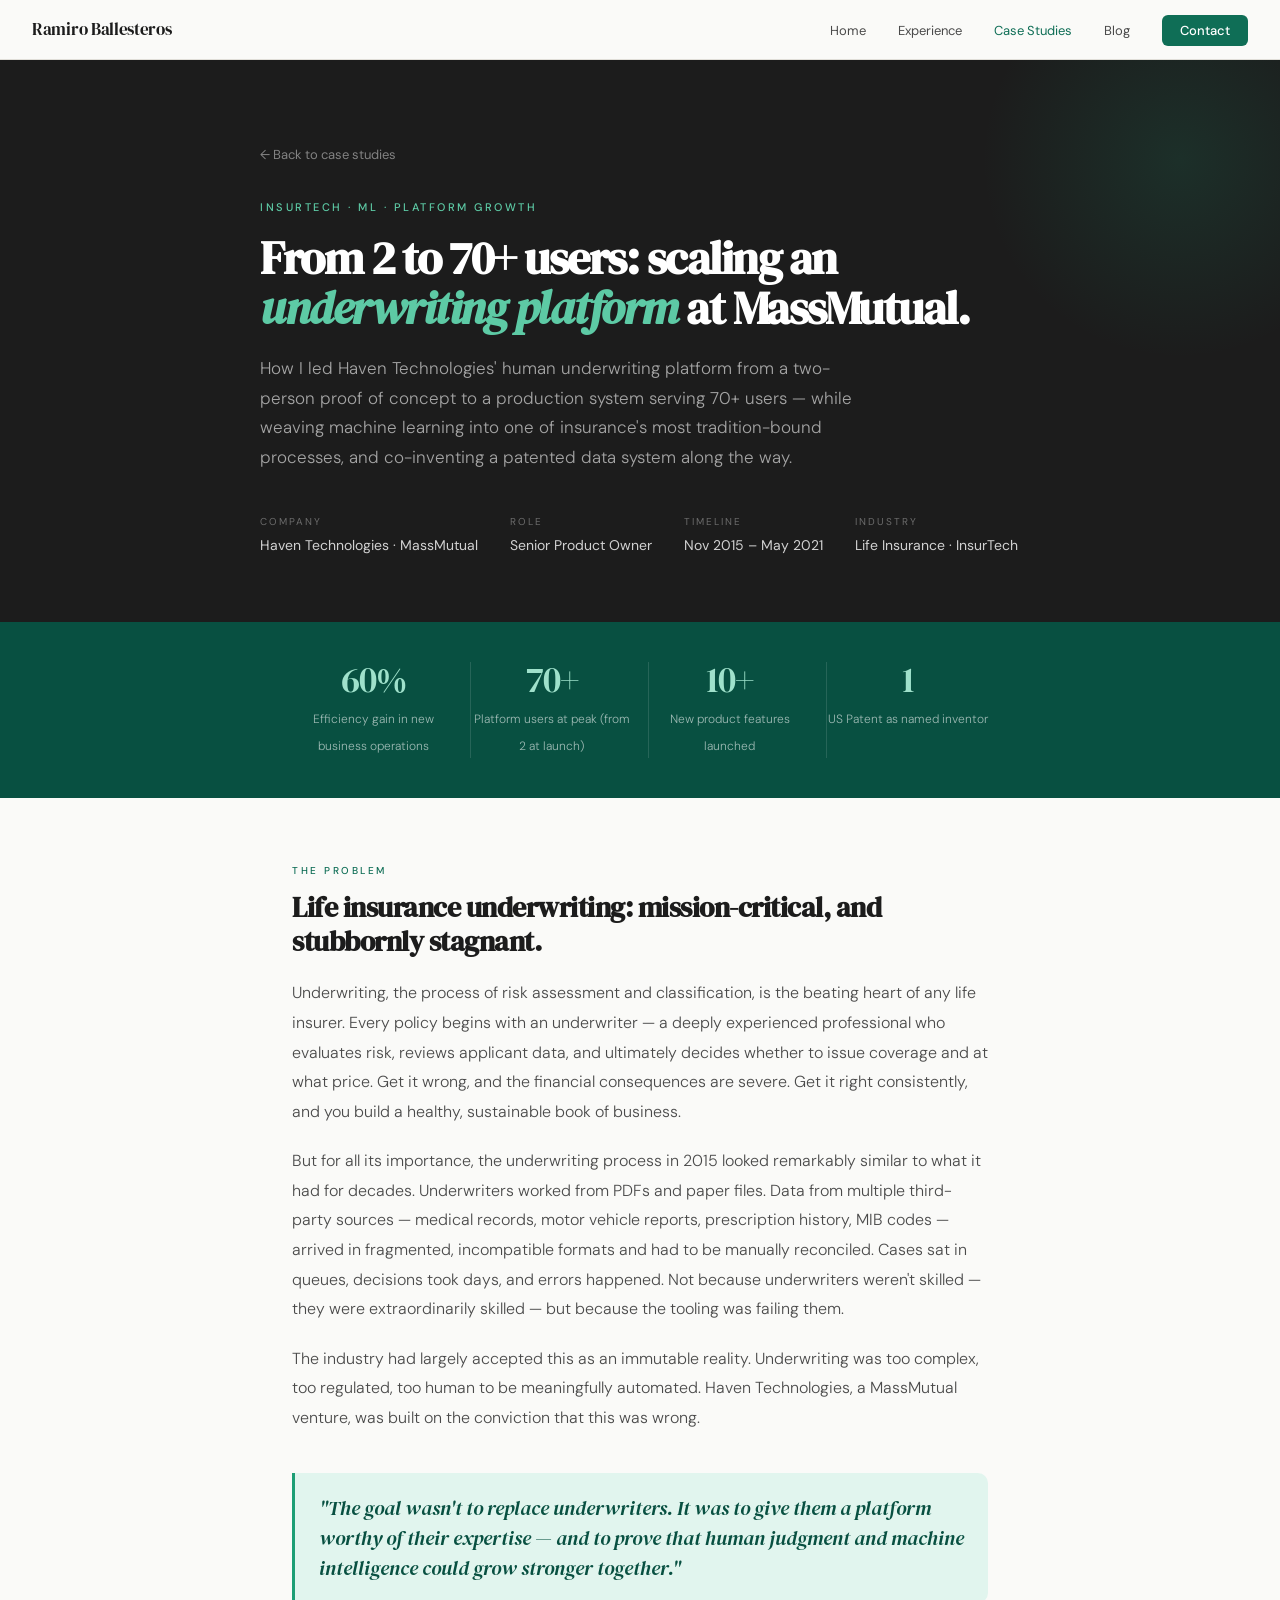
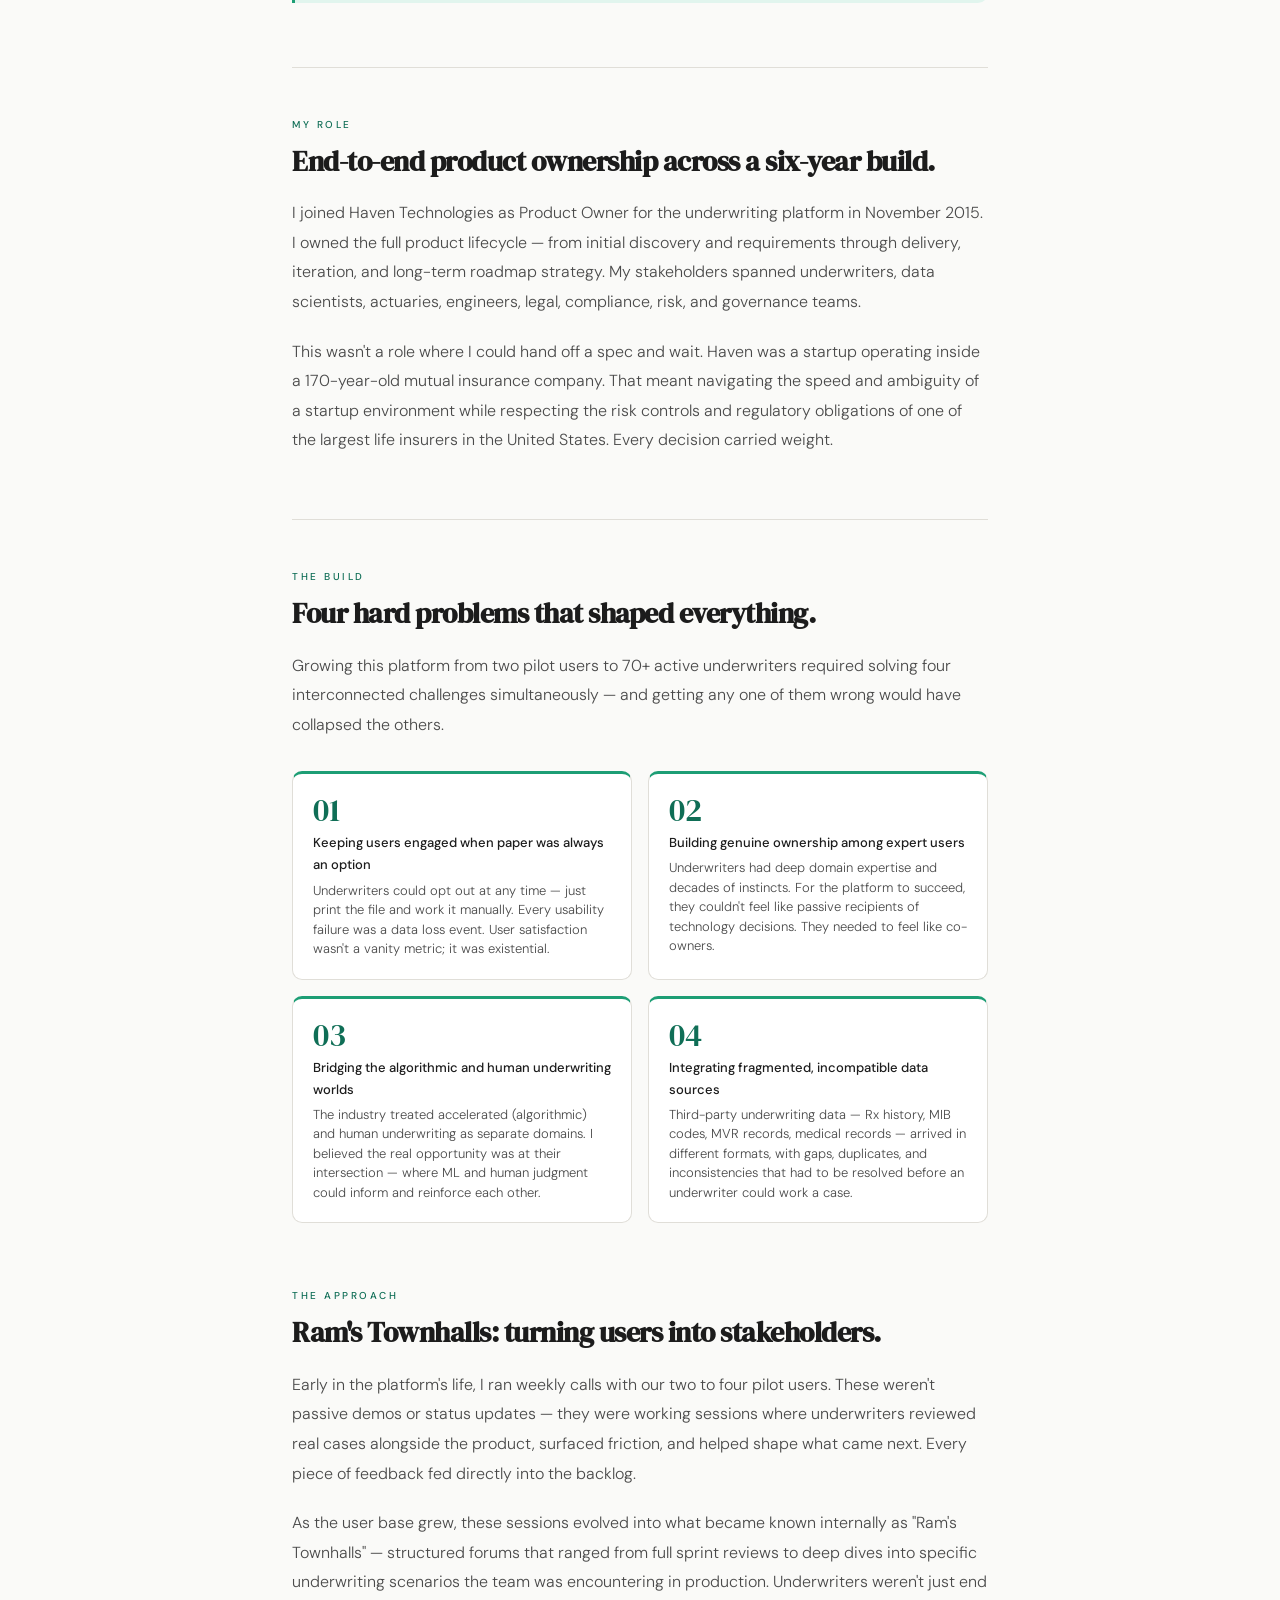
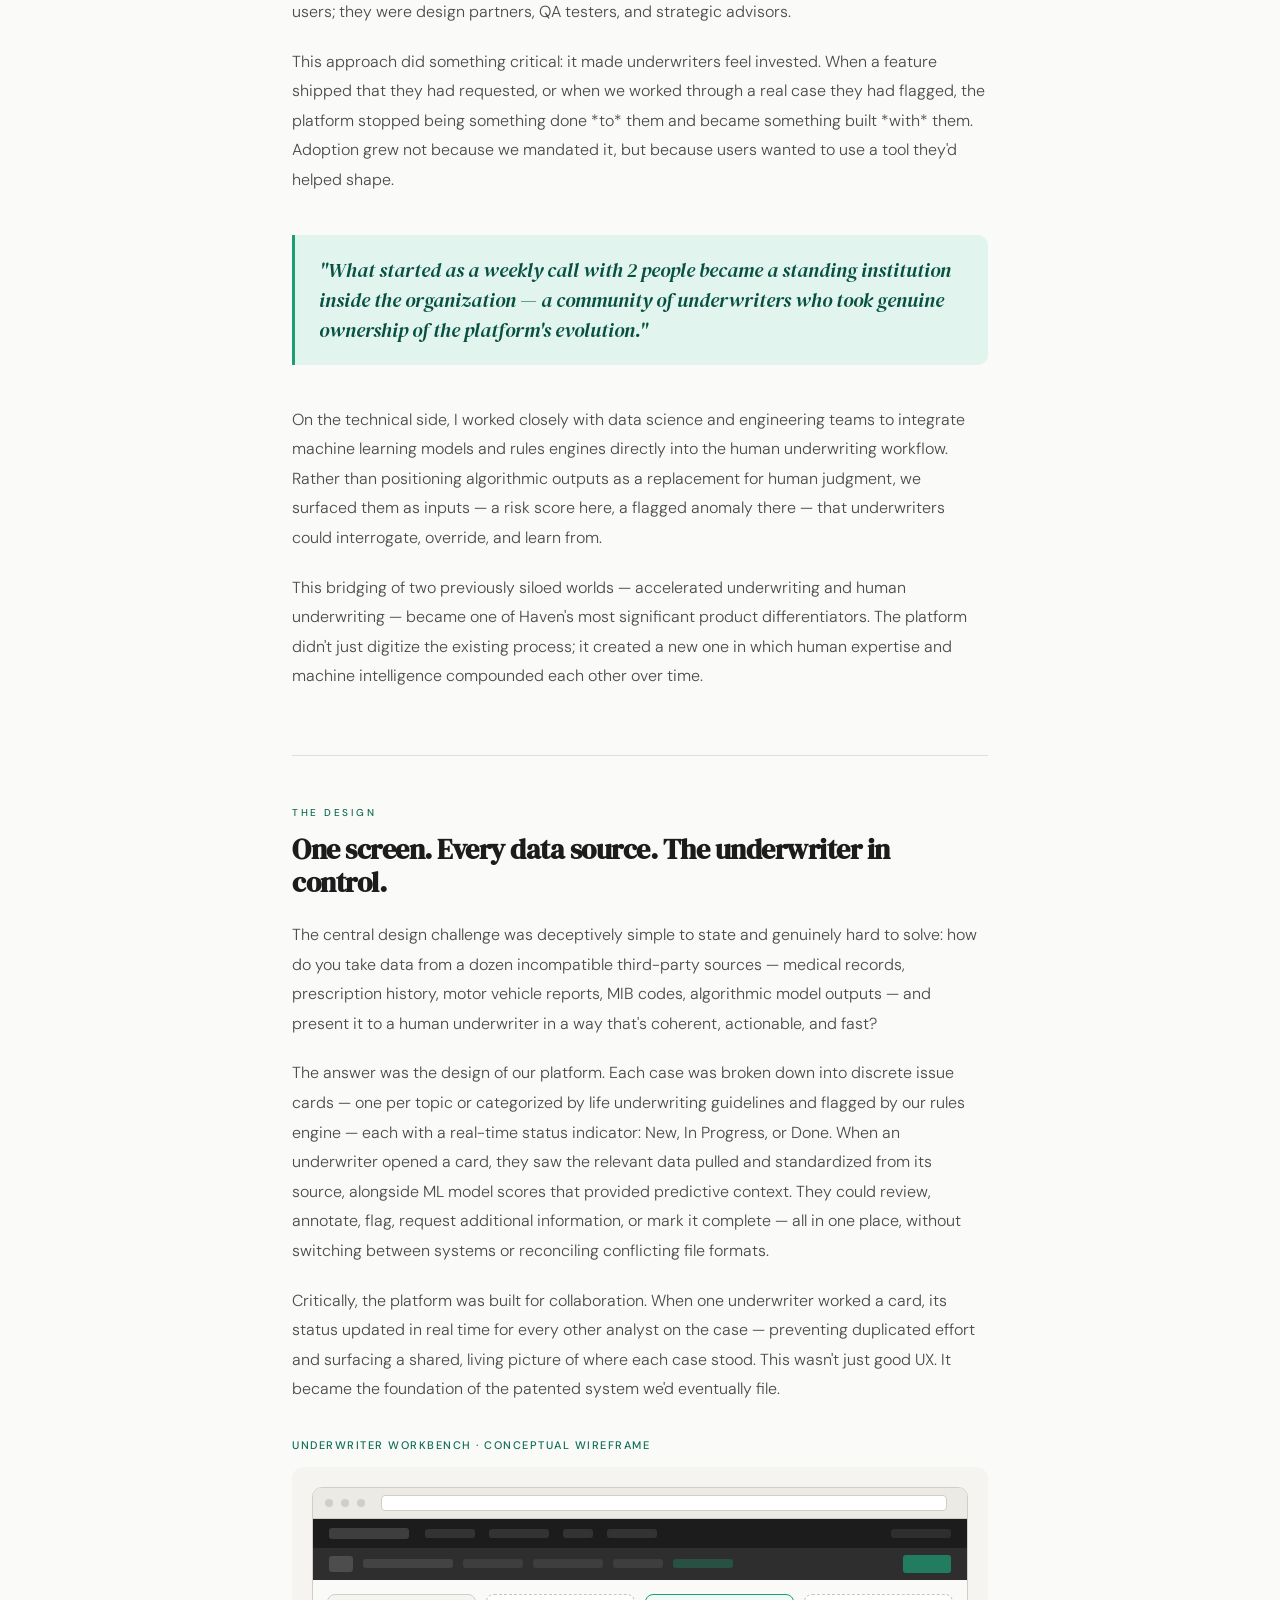
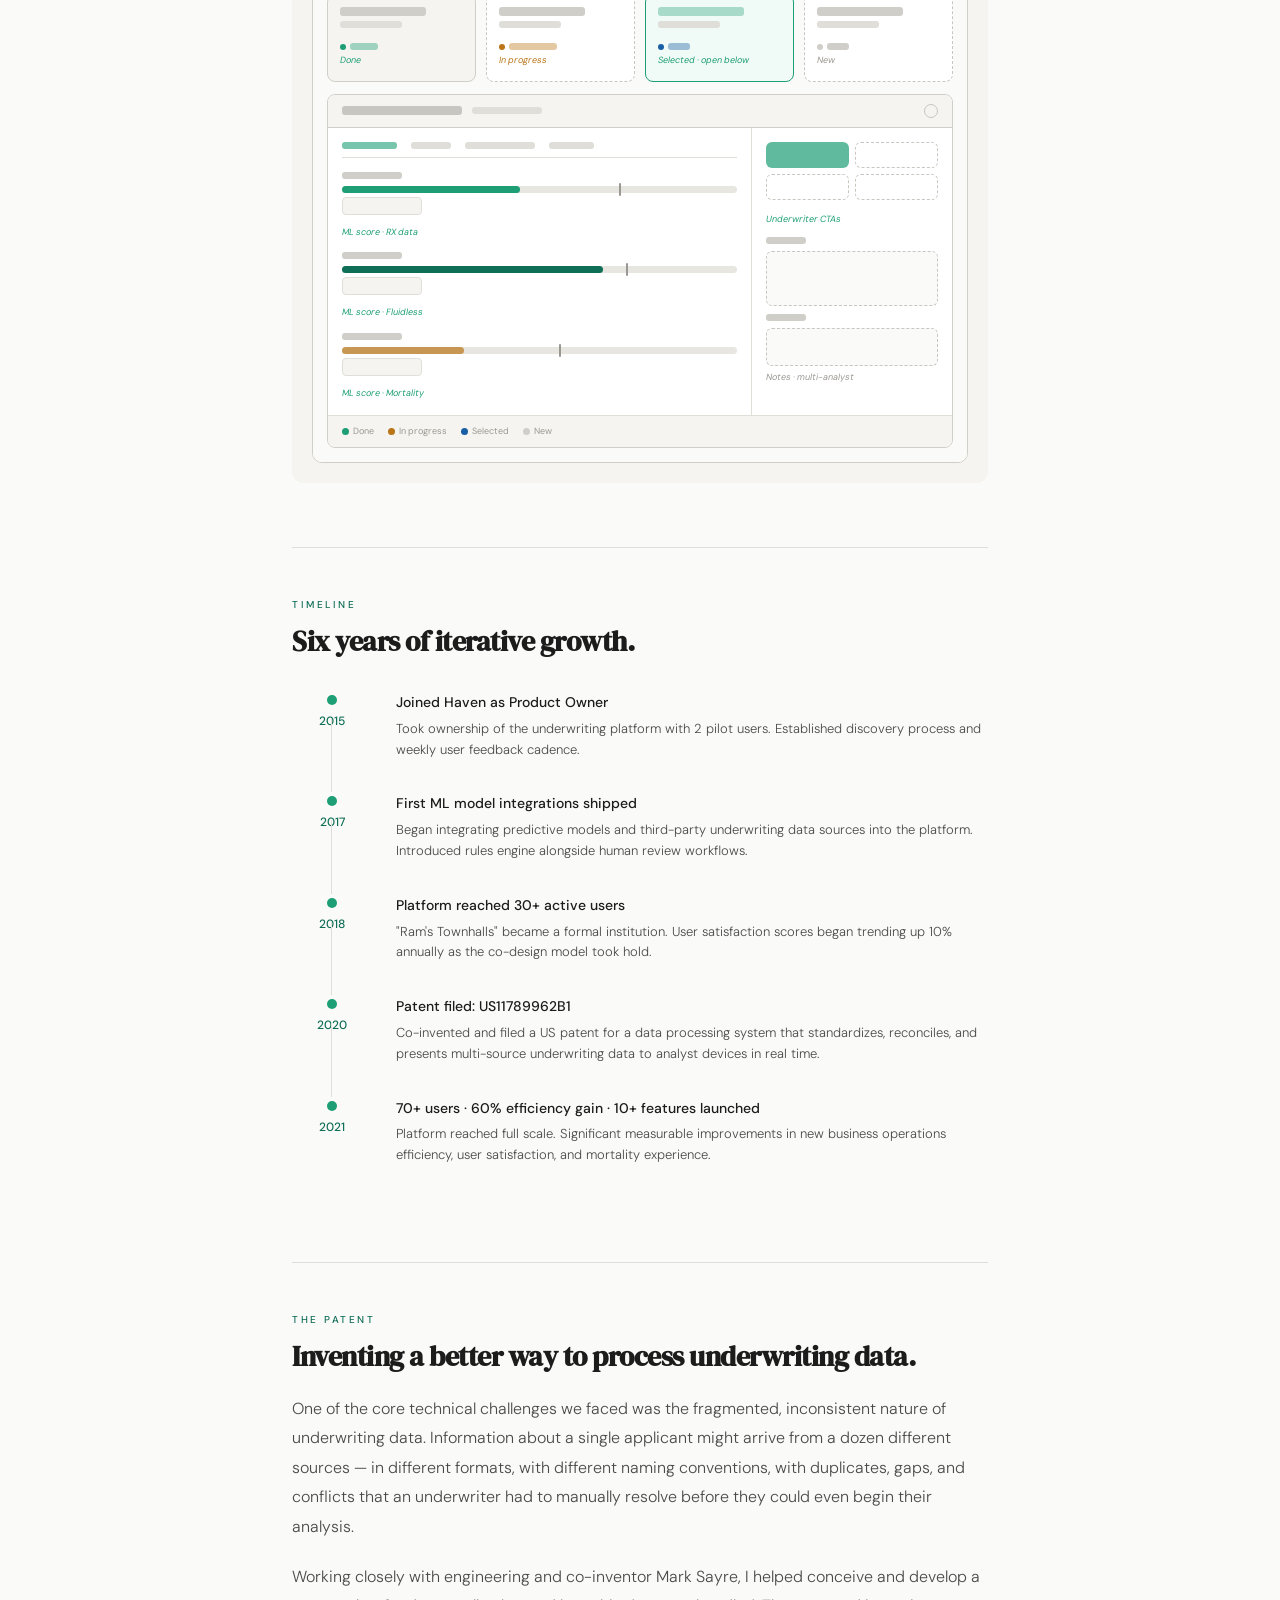
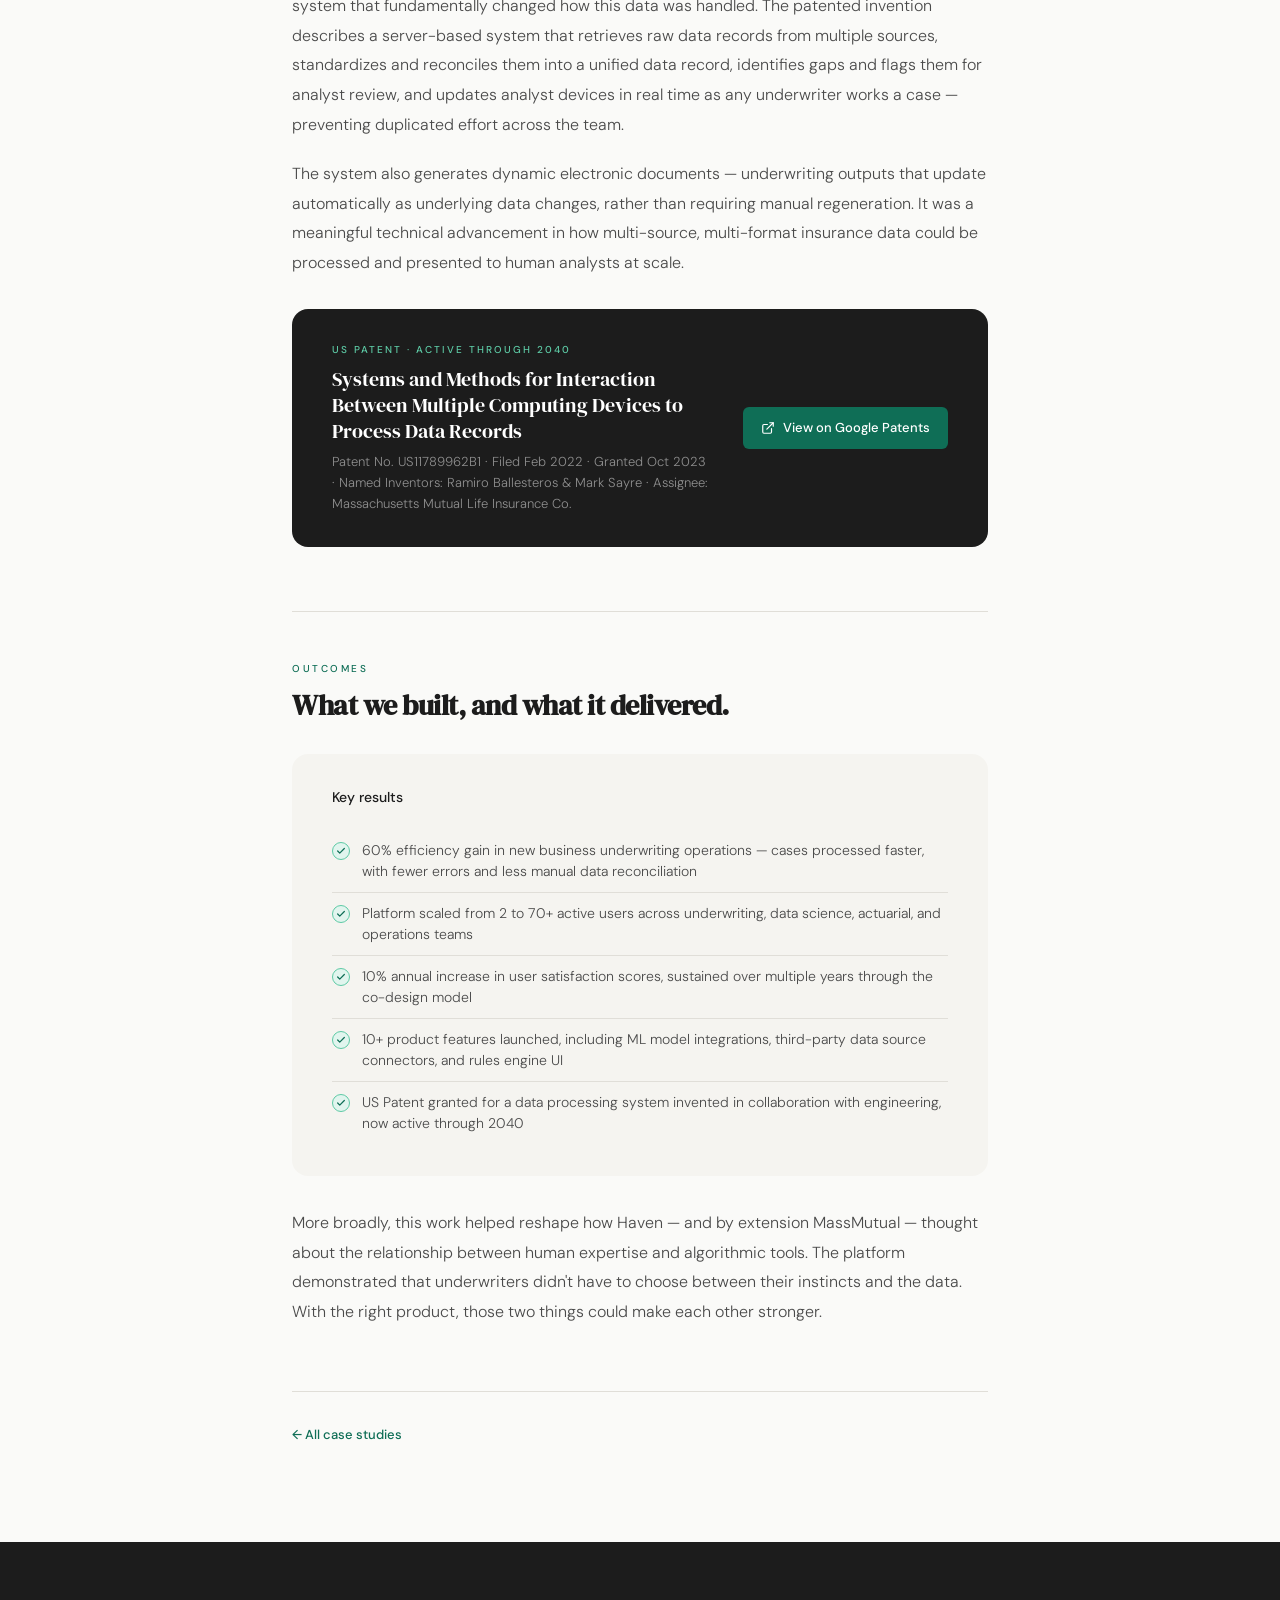
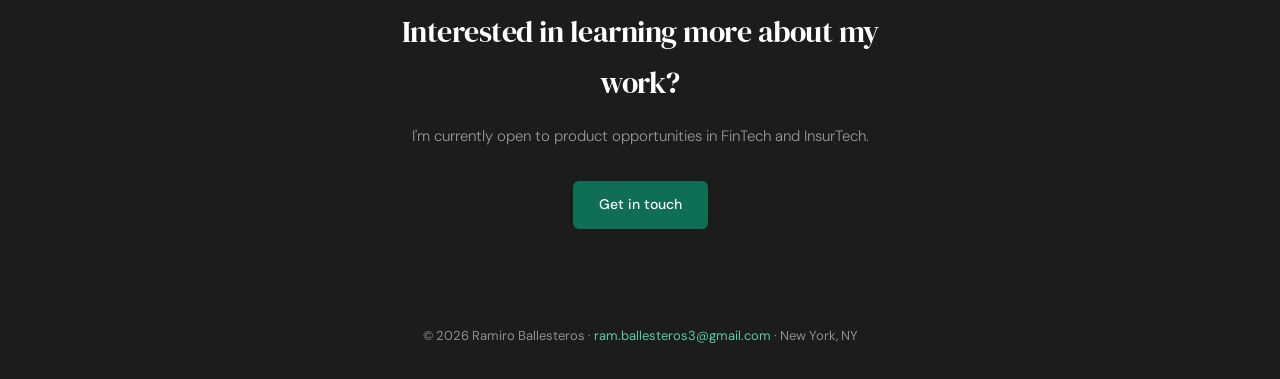
<file: case-study-haven.html>
<!DOCTYPE html>
<html lang="en">
<head>
  <meta charset="UTF-8" />
  <meta name="viewport" content="width=device-width, initial-scale=1.0" />
  <title>Haven Underwriting Platform · Case Study · Ramiro Ballesteros</title>
  <meta name="description" content="How Ramiro Ballesteros led the Haven underwriting platform from 2 to 70+ users, achieved a 60% efficiency gain, and co-invented a US patent at MassMutual." />
  <link rel="stylesheet" href="style.css" />
  <style>
    /* HERO */
    .cs-hero {
      background: var(--charcoal);
      color: var(--white);
      padding: 5rem 2rem 4rem;
      position: relative;
      overflow: hidden;
    }
    .cs-hero::before {
      content: '';
      position: absolute;
      top: -100px; right: -100px;
      width: 400px; height: 400px;
      border-radius: 50%;
      background: radial-gradient(circle, rgba(29,158,117,0.15) 0%, transparent 70%);
      pointer-events: none;
    }
    .cs-hero-inner {
      max-width: 760px;
      margin: 0 auto;
      position: relative;
      z-index: 1;
    }
    .cs-hero-back {
      display: inline-flex;
      align-items: center;
      gap: 6px;
      font-size: 13px;
      color: rgba(255,255,255,0.45);
      text-decoration: none;
      margin-bottom: 2rem;
      transition: color 0.2s;
    }
    .cs-hero-back:hover { color: var(--teal-300); }
    .cs-hero-tag {
      font-size: 11px;
      letter-spacing: 2.5px;
      text-transform: uppercase;
      color: var(--teal-300);
      font-weight: 500;
      margin-bottom: 1rem;
    }
    .cs-hero-title {
      font-family: var(--font-serif);
      font-size: 46px;
      line-height: 1.1;
      letter-spacing: -1.5px;
      color: var(--white);
      margin-bottom: 1.25rem;
    }
    .cs-hero-title em {
      font-style: italic;
      color: var(--teal-300);
    }
    .cs-hero-summary {
      font-size: 17px;
      line-height: 1.75;
      color: rgba(255,255,255,0.6);
      font-weight: 300;
      max-width: 600px;
      margin-bottom: 2.5rem;
    }
    .cs-hero-meta {
      display: flex;
      gap: 2rem;
      flex-wrap: wrap;
    }
    .cs-hero-meta-label {
      font-size: 10px;
      letter-spacing: 2px;
      text-transform: uppercase;
      color: rgba(255,255,255,0.35);
      margin-bottom: 4px;
    }
    .cs-hero-meta-value {
      font-size: 14px;
      color: rgba(255,255,255,0.8);
      font-weight: 400;
    }

    /* METRICS STRIP */
    .metrics-strip {
      background: var(--teal-800);
      color: var(--white);
    }
    .metrics-inner {
      max-width: 760px;
      margin: 0 auto;
      padding: 2.5rem 2rem;
      display: grid;
      grid-template-columns: repeat(4, 1fr);
      gap: 1rem;
      text-align: center;
    }
    .metric-num {
      font-family: var(--font-serif);
      font-size: 36px;
      color: var(--teal-100);
      display: block;
      line-height: 1;
      margin-bottom: 6px;
      letter-spacing: -1px;
    }
    .metric-label {
      font-size: 12px;
      color: rgba(255,255,255,0.6);
      font-weight: 300;
      line-height: 1.4;
    }
    .metric-divider { border-left: 1px solid rgba(255,255,255,0.12); }

    /* CONTENT */
    .cs-content {
      max-width: 760px;
      margin: 0 auto;
      padding: 4rem 2rem;
    }

    /* SECTION BLOCKS */
    .cs-block { margin-bottom: 4rem; }
    .cs-block-label {
      font-size: 10px;
      letter-spacing: 2.5px;
      text-transform: uppercase;
      color: var(--teal-700);
      font-weight: 500;
      margin-bottom: 0.75rem;
    }
    .cs-block-title {
      font-family: var(--font-serif);
      font-size: 28px;
      letter-spacing: -0.5px;
      line-height: 1.2;
      margin-bottom: 1.25rem;
      color: var(--charcoal);
    }
    .cs-body {
      font-size: 16px;
      line-height: 1.85;
      color: var(--charcoal-mid);
      font-weight: 300;
    }
    .cs-body p + p { margin-top: 1.25rem; }

    /* PULL QUOTE */
    .cs-pullquote {
      border-left: 3px solid var(--teal-500);
      padding: 1.25rem 1.5rem;
      margin: 2.5rem 0;
      background: var(--teal-50);
      border-radius: 0 var(--radius-md) var(--radius-md) 0;
    }
    .cs-pullquote p {
      font-family: var(--font-serif);
      font-size: 20px;
      line-height: 1.5;
      color: var(--teal-800);
      font-style: italic;
    }

    /* HIGHLIGHT CARDS */
    .cs-highlights {
      display: grid;
      grid-template-columns: 1fr 1fr;
      gap: 16px;
      margin: 2rem 0;
    }
    .cs-highlight-card {
      background: var(--white);
      border: 1px solid var(--gray-mid);
      border-radius: var(--radius-md);
      padding: 1.25rem;
      border-top: 3px solid var(--teal-500);
    }
    .cs-highlight-num {
      font-family: var(--font-serif);
      font-size: 32px;
      color: var(--teal-700);
      line-height: 1;
      margin-bottom: 6px;
    }
    .cs-highlight-title { font-size: 13px; font-weight: 500; margin-bottom: 4px; }
    .cs-highlight-body { font-size: 13px; color: var(--charcoal-mid); font-weight: 300; line-height: 1.5; }

    /* TIMELINE */
    .cs-timeline { margin: 2rem 0; }
    .cs-timeline-item {
      display: grid;
      grid-template-columns: 80px 1fr;
      gap: 1.5rem;
      padding-bottom: 2rem;
      position: relative;
    }
    .cs-timeline-item::before {
      content: '';
      position: absolute;
      left: 39px;
      top: 28px;
      bottom: 0;
      width: 1px;
      background: var(--gray-mid);
    }
    .cs-timeline-item:last-child::before { display: none; }
    .cs-timeline-year {
      font-size: 12px;
      font-weight: 500;
      color: var(--teal-700);
      padding-top: 4px;
      text-align: center;
    }
    .cs-timeline-dot {
      width: 10px; height: 10px;
      background: var(--teal-500);
      border-radius: 50%;
      margin: 0 auto 6px;
    }
    .cs-timeline-content-title { font-size: 14px; font-weight: 500; margin-bottom: 4px; }
    .cs-timeline-content-body { font-size: 13px; color: var(--charcoal-mid); font-weight: 300; line-height: 1.6; }

    /* PATENT CARD */
    .cs-patent-card {
      background: var(--charcoal);
      color: var(--white);
      border-radius: var(--radius-lg);
      padding: 2rem 2.5rem;
      margin: 2rem 0;
      display: grid;
      grid-template-columns: 1fr auto;
      gap: 2rem;
      align-items: center;
    }
    .cs-patent-label {
      font-size: 10px;
      letter-spacing: 2px;
      text-transform: uppercase;
      color: var(--teal-300);
      font-weight: 500;
      margin-bottom: 8px;
    }
    .cs-patent-title {
      font-family: var(--font-serif);
      font-size: 20px;
      line-height: 1.3;
      margin-bottom: 8px;
      color: var(--white);
    }
    .cs-patent-meta { font-size: 13px; color: rgba(255,255,255,0.5); font-weight: 300; line-height: 1.6; }
    .cs-patent-btn {
      display: inline-flex;
      align-items: center;
      gap: 8px;
      background: var(--teal-700);
      color: var(--white);
      padding: 10px 18px;
      border-radius: var(--radius-sm);
      font-size: 13px;
      font-weight: 500;
      text-decoration: none;
      white-space: nowrap;
      transition: background 0.2s;
      flex-shrink: 0;
    }
    .cs-patent-btn:hover { background: var(--teal-800); }

    /* DIVIDER */
    .cs-divider {
      border: none;
      border-top: 1px solid var(--gray-mid);
      margin: 3rem 0;
    }

    /* OUTCOMES */
    .cs-outcomes {
      background: var(--gray-light);
      border-radius: var(--radius-lg);
      padding: 2rem 2.5rem;
      margin: 2rem 0;
    }
    .cs-outcomes-title { font-size: 14px; font-weight: 500; margin-bottom: 1.25rem; color: var(--charcoal); }
    .cs-outcome-item {
      display: flex;
      align-items: flex-start;
      gap: 12px;
      padding: 10px 0;
      border-bottom: 1px solid var(--gray-mid);
      font-size: 14px;
      color: var(--charcoal-mid);
      font-weight: 300;
      line-height: 1.5;
    }
    .cs-outcome-item:last-child { border-bottom: none; }
    .cs-outcome-check {
      width: 18px; height: 18px;
      background: var(--teal-50);
      border: 1px solid var(--teal-300);
      border-radius: 50%;
      display: flex; align-items: center; justify-content: center;
      flex-shrink: 0;
      margin-top: 2px;
    }
    .cs-outcome-check svg { color: var(--teal-700); }

    /* NEXT/PREV NAV */
    .cs-nav-row {
      display: flex;
      justify-content: space-between;
      align-items: center;
      padding: 2rem 0;
      border-top: 1px solid var(--gray-mid);
      margin-top: 2rem;
    }
    .cs-nav-link {
      font-size: 13px;
      color: var(--teal-700);
      text-decoration: none;
      font-weight: 500;
      display: flex;
      align-items: center;
      gap: 6px;
    }
    .cs-nav-link:hover { color: var(--teal-800); }

    @media (max-width: 700px) {
      .cs-hero-title { font-size: 32px; }
      .metrics-inner { grid-template-columns: 1fr 1fr; }
      .cs-highlights { grid-template-columns: 1fr; }
      .cs-patent-card { grid-template-columns: 1fr; }
      .cs-hero-meta { gap: 1.25rem; }
    }
  </style>
</head>
<body>

<nav>
  <a href="index.html" class="nav-logo">Ramiro Ballesteros</a>
  <ul class="nav-links">
    <li><a href="index.html">Home</a></li>
    <li><a href="index.html#experience">Experience</a></li>
    <li><a href="case-studies.html" class="active">Case Studies</a></li>
    <li><a href="blog.html">Blog</a></li>
    <li><a href="index.html#contact" class="nav-cta">Contact</a></li>
  </ul>
</nav>

<!-- HERO -->
<section class="cs-hero">
  <div class="cs-hero-inner">
    <a href="case-studies.html" class="cs-hero-back">
      ← Back to case studies
    </a>
    <div class="cs-hero-tag">InsurTech · ML · Platform Growth</div>
    <h1 class="cs-hero-title">From 2 to 70+ users: scaling an <em>underwriting platform</em> at MassMutual.</h1>
    <p class="cs-hero-summary">How I led Haven Technologies' human underwriting platform from a two-person proof of concept to a production system serving 70+ users — while weaving machine learning into one of insurance's most tradition-bound processes, and co-inventing a patented data system along the way.</p>
    <div class="cs-hero-meta">
      <div class="cs-hero-meta-item">
        <div class="cs-hero-meta-label">Company</div>
        <div class="cs-hero-meta-value">Haven Technologies · MassMutual</div>
      </div>
      <div class="cs-hero-meta-item">
        <div class="cs-hero-meta-label">Role</div>
        <div class="cs-hero-meta-value">Senior Product Owner</div>
      </div>
      <div class="cs-hero-meta-item">
        <div class="cs-hero-meta-label">Timeline</div>
        <div class="cs-hero-meta-value">Nov 2015 – May 2021</div>
      </div>
      <div class="cs-hero-meta-item">
        <div class="cs-hero-meta-label">Industry</div>
        <div class="cs-hero-meta-value">Life Insurance · InsurTech</div>
      </div>
    </div>
  </div>
</section>

<!-- METRICS -->
<div class="metrics-strip">
  <div class="metrics-inner">
    <div>
      <span class="metric-num">60%</span>
      <span class="metric-label">Efficiency gain in new business operations</span>
    </div>
    <div class="metric-divider">
      <span class="metric-num">70+</span>
      <span class="metric-label">Platform users at peak (from 2 at launch)</span>
    </div>
    <div class="metric-divider">
      <span class="metric-num">10+</span>
      <span class="metric-label">New product features launched</span>
    </div>
    <div class="metric-divider">
      <span class="metric-num">1</span>
      <span class="metric-label">US Patent as named inventor</span>
    </div>
  </div>
</div>

<!-- CONTENT -->
<div class="cs-content">

  <!-- THE PROBLEM -->
  <div class="cs-block fade-up">
    <div class="cs-block-label">The Problem</div>
    <h2 class="cs-block-title">Life insurance underwriting: mission-critical, and stubbornly stagnant.</h2>
    <div class="cs-body">
      <p>Underwriting, the process of risk assessment and classification, is the beating heart of any life insurer. Every policy begins with an underwriter — a deeply experienced professional who evaluates risk, reviews applicant data, and ultimately decides whether to issue coverage and at what price. Get it wrong, and the financial consequences are severe. Get it right consistently, and you build a healthy, sustainable book of business.</p>
      <p>But for all its importance, the underwriting process in 2015 looked remarkably similar to what it had for decades. Underwriters worked from PDFs and paper files. Data from multiple third-party sources — medical records, motor vehicle reports, prescription history, MIB codes — arrived in fragmented, incompatible formats and had to be manually reconciled. Cases sat in queues, decisions took days, and errors happened. Not because underwriters weren't skilled — they were extraordinarily skilled — but because the tooling was failing them.</p>
      <p>The industry had largely accepted this as an immutable reality. Underwriting was too complex, too regulated, too human to be meaningfully automated. Haven Technologies, a MassMutual venture, was built on the conviction that this was wrong.</p>
    </div>

    <div class="cs-pullquote">
      <p>"The goal wasn't to replace underwriters. It was to give them a platform worthy of their expertise — and to prove that human judgment and machine intelligence could grow stronger together."</p>
    </div>
  </div>

  <hr class="cs-divider" />

  <!-- MY ROLE -->
  <div class="cs-block fade-up">
    <div class="cs-block-label">My Role</div>
    <h2 class="cs-block-title">End-to-end product ownership across a six-year build.</h2>
    <div class="cs-body">
      <p>I joined Haven Technologies as Product Owner for the underwriting platform in November 2015. I owned the full product lifecycle — from initial discovery and requirements through delivery, iteration, and long-term roadmap strategy. My stakeholders spanned underwriters, data scientists, actuaries, engineers, legal, compliance, risk, and governance teams.</p>
      <p>This wasn't a role where I could hand off a spec and wait. Haven was a startup operating inside a 170-year-old mutual insurance company. That meant navigating the speed and ambiguity of a startup environment while respecting the risk controls and regulatory obligations of one of the largest life insurers in the United States. Every decision carried weight.</p>
    </div>
  </div>

  <hr class="cs-divider" />

  <!-- THE BUILD -->
  <div class="cs-block fade-up">
    <div class="cs-block-label">The Build</div>
    <h2 class="cs-block-title">Four hard problems that shaped everything.</h2>
    <div class="cs-body">
      <p>Growing this platform from two pilot users to 70+ active underwriters required solving four interconnected challenges simultaneously — and getting any one of them wrong would have collapsed the others.</p>
    </div>

    <div class="cs-highlights">
      <div class="cs-highlight-card">
        <div class="cs-highlight-num">01</div>
        <div class="cs-highlight-title">Keeping users engaged when paper was always an option</div>
        <div class="cs-highlight-body">Underwriters could opt out at any time — just print the file and work it manually. Every usability failure was a data loss event. User satisfaction wasn't a vanity metric; it was existential.</div>
      </div>
      <div class="cs-highlight-card">
        <div class="cs-highlight-num">02</div>
        <div class="cs-highlight-title">Building genuine ownership among expert users</div>
        <div class="cs-highlight-body">Underwriters had deep domain expertise and decades of instincts. For the platform to succeed, they couldn't feel like passive recipients of technology decisions. They needed to feel like co-owners.</div>
      </div>
      <div class="cs-highlight-card">
        <div class="cs-highlight-num">03</div>
        <div class="cs-highlight-title">Bridging the algorithmic and human underwriting worlds</div>
        <div class="cs-highlight-body">The industry treated accelerated (algorithmic) and human underwriting as separate domains. I believed the real opportunity was at their intersection — where ML and human judgment could inform and reinforce each other.</div>
      </div>
      <div class="cs-highlight-card">
        <div class="cs-highlight-num">04</div>
        <div class="cs-highlight-title">Integrating fragmented, incompatible data sources</div>
        <div class="cs-highlight-body">Third-party underwriting data — Rx history, MIB codes, MVR records, medical records — arrived in different formats, with gaps, duplicates, and inconsistencies that had to be resolved before an underwriter could work a case.</div>
      </div>
    </div>
  </div>

  <!-- APPROACH -->
  <div class="cs-block fade-up">
    <div class="cs-block-label">The Approach</div>
    <h2 class="cs-block-title">Ram's Townhalls: turning users into stakeholders.</h2>
    <div class="cs-body">
      <p>Early in the platform's life, I ran weekly calls with our two to four pilot users. These weren't passive demos or status updates — they were working sessions where underwriters reviewed real cases alongside the product, surfaced friction, and helped shape what came next. Every piece of feedback fed directly into the backlog.</p>
      <p>As the user base grew, these sessions evolved into what became known internally as "Ram's Townhalls" — structured forums that ranged from full sprint reviews to deep dives into specific underwriting scenarios the team was encountering in production. Underwriters weren't just end users; they were design partners, QA testers, and strategic advisors.</p>
      <p>This approach did something critical: it made underwriters feel invested. When a feature shipped that they had requested, or when we worked through a real case they had flagged, the platform stopped being something done *to* them and became something built *with* them. Adoption grew not because we mandated it, but because users wanted to use a tool they'd helped shape.</p>
    </div>

    <div class="cs-pullquote">
      <p>"What started as a weekly call with 2 people became a standing institution inside the organization — a community of underwriters who took genuine ownership of the platform's evolution."</p>
    </div>

    <div class="cs-body">
      <p>On the technical side, I worked closely with data science and engineering teams to integrate machine learning models and rules engines directly into the human underwriting workflow. Rather than positioning algorithmic outputs as a replacement for human judgment, we surfaced them as inputs — a risk score here, a flagged anomaly there — that underwriters could interrogate, override, and learn from.</p>
      <p>This bridging of two previously siloed worlds — accelerated underwriting and human underwriting — became one of Haven's most significant product differentiators. The platform didn't just digitize the existing process; it created a new one in which human expertise and machine intelligence compounded each other over time.</p>
    </div>
  </div>

  <hr class="cs-divider" />

  <!-- DESIGN -->
  <div class="cs-block fade-up">
    <div class="cs-block-label">The Design</div>
    <h2 class="cs-block-title">One screen. Every data source. The underwriter in control.</h2>
    <div class="cs-body">
      <p>The central design challenge was deceptively simple to state and genuinely hard to solve: how do you take data from a dozen incompatible third-party sources — medical records, prescription history, motor vehicle reports, MIB codes, algorithmic model outputs — and present it to a human underwriter in a way that's coherent, actionable, and fast?</p>
      <p>The answer was the design of our platform. Each case was broken down into discrete issue cards — one per topic or categorized by life underwriting guidelines and flagged by our rules engine — each with a real-time status indicator: New, In Progress, or Done. When an underwriter opened a card, they saw the relevant data pulled and standardized from its source, alongside ML model scores that provided predictive context. They could review, annotate, flag, request additional information, or mark it complete — all in one place, without switching between systems or reconciling conflicting file formats.</p>
      <p>Critically, the platform was built for collaboration. When one underwriter worked a card, its status updated in real time for every other analyst on the case — preventing duplicated effort and surfacing a shared, living picture of where each case stood. This wasn't just good UX. It became the foundation of the patented system we'd eventually file.</p>
    </div>

    <div style="margin: 2rem 0;">
      <div style="font-size: 11px; letter-spacing: 1.5px; text-transform: uppercase; color: var(--teal-700); font-weight: 500; margin-bottom: 12px;">Underwriter workbench · conceptual wireframe</div>

      <div style="font-family: var(--font-sans); background: #F5F4F0; border-radius: 12px; padding: 20px;">
        <div style="background: white; border: 1.5px solid #D0CEC8; border-radius: 10px; overflow: hidden;">

          <div style="background: #ECEAE4; padding: 7px 12px; display: flex; align-items: center; gap: 8px; border-bottom: 1.5px solid #D0CEC8;">
            <div style="width:8px;height:8px;border-radius:50%;background:#D0CEC8;"></div>
            <div style="width:8px;height:8px;border-radius:50%;background:#D0CEC8;"></div>
            <div style="width:8px;height:8px;border-radius:50%;background:#D0CEC8;"></div>
            <div style="flex:1;height:16px;background:white;border:1px solid #D0CEC8;border-radius:4px;margin:0 8px;"></div>
          </div>

          <div style="background:#1C1C1C;padding:9px 16px;display:flex;align-items:center;justify-content:space-between;">
            <div style="display:flex;align-items:center;gap:16px;">
              <div style="width:80px;height:11px;background:rgba(255,255,255,0.15);border-radius:3px;"></div>
              <div style="display:flex;gap:14px;">
                <div style="width:50px;height:9px;background:rgba(255,255,255,0.1);border-radius:3px;"></div>
                <div style="width:60px;height:9px;background:rgba(255,255,255,0.1);border-radius:3px;"></div>
                <div style="width:30px;height:9px;background:rgba(255,255,255,0.1);border-radius:3px;"></div>
                <div style="width:50px;height:9px;background:rgba(255,255,255,0.1);border-radius:3px;"></div>
              </div>
            </div>
            <div style="width:60px;height:9px;background:rgba(255,255,255,0.08);border-radius:3px;"></div>
          </div>

          <div style="background:#2E2E2E;padding:7px 16px;display:flex;align-items:center;gap:10px;">
            <div style="width:24px;height:16px;background:rgba(255,255,255,0.15);border-radius:3px;"></div>
            <div style="width:90px;height:9px;background:rgba(255,255,255,0.1);border-radius:3px;"></div>
            <div style="width:60px;height:9px;background:rgba(255,255,255,0.08);border-radius:3px;"></div>
            <div style="width:70px;height:9px;background:rgba(255,255,255,0.08);border-radius:3px;"></div>
            <div style="width:50px;height:9px;background:rgba(255,255,255,0.08);border-radius:3px;"></div>
            <div style="width:60px;height:9px;background:rgba(29,158,117,0.3);border-radius:3px;"></div>
            <div style="margin-left:auto;width:48px;height:18px;background:#1D9E75;border-radius:3px;opacity:0.7;"></div>
          </div>

          <div style="background:#FAFAF8;padding:14px;">
            <div style="display:grid;grid-template-columns:repeat(4,1fr);gap:10px;margin-bottom:12px;">

              <div style="border:1.5px solid #D0CEC8;border-radius:8px;padding:12px;min-height:88px;display:flex;flex-direction:column;justify-content:space-between;background:#F5F4F0;">
                <div><div style="width:70%;height:9px;background:#D0CEC8;border-radius:3px;margin-bottom:5px;"></div><div style="width:50%;height:7px;background:#E0DED8;border-radius:3px;"></div></div>
                <div><div style="display:flex;align-items:center;gap:4px;"><div style="width:6px;height:6px;border-radius:50%;background:#1D9E75;"></div><div style="width:28px;height:7px;background:#1D9E75;opacity:0.4;border-radius:3px;"></div></div><div style="font-size:9px;color:#1D9E75;font-style:italic;margin-top:3px;">Done</div></div>
              </div>

              <div style="border:1.5px dashed #C8C6C0;border-radius:8px;padding:12px;min-height:88px;display:flex;flex-direction:column;justify-content:space-between;background:white;">
                <div><div style="width:70%;height:9px;background:#D0CEC8;border-radius:3px;margin-bottom:5px;"></div><div style="width:50%;height:7px;background:#E0DED8;border-radius:3px;"></div></div>
                <div><div style="display:flex;align-items:center;gap:4px;"><div style="width:6px;height:6px;border-radius:50%;background:#BA7517;"></div><div style="width:48px;height:7px;background:#BA7517;opacity:0.4;border-radius:3px;"></div></div><div style="font-size:9px;color:#BA7517;font-style:italic;margin-top:3px;">In progress</div></div>
              </div>

              <div style="border:1.5px solid #1D9E75;border-radius:8px;padding:12px;min-height:88px;display:flex;flex-direction:column;justify-content:space-between;background:#F0FAF6;">
                <div><div style="width:70%;height:9px;background:#1D9E75;opacity:0.35;border-radius:3px;margin-bottom:5px;"></div><div style="width:50%;height:7px;background:#E0DED8;border-radius:3px;"></div></div>
                <div><div style="display:flex;align-items:center;gap:4px;"><div style="width:6px;height:6px;border-radius:50%;background:#185FA5;"></div><div style="width:22px;height:7px;background:#185FA5;opacity:0.4;border-radius:3px;"></div></div><div style="font-size:9px;color:#1D9E75;font-style:italic;margin-top:3px;">Selected · open below</div></div>
              </div>

              <div style="border:1.5px dashed #C8C6C0;border-radius:8px;padding:12px;min-height:88px;display:flex;flex-direction:column;justify-content:space-between;background:white;">
                <div><div style="width:70%;height:9px;background:#D0CEC8;border-radius:3px;margin-bottom:5px;"></div><div style="width:50%;height:7px;background:#E0DED8;border-radius:3px;"></div></div>
                <div><div style="display:flex;align-items:center;gap:4px;"><div style="width:6px;height:6px;border-radius:50%;background:#D0CEC8;"></div><div style="width:22px;height:7px;background:#D0CEC8;border-radius:3px;"></div></div><div style="font-size:9px;color:#9A9890;font-style:italic;margin-top:3px;">New</div></div>
              </div>
            </div>

            <div style="border:1.5px solid #D0CEC8;border-radius:8px;overflow:hidden;background:white;">
              <div style="background:#F5F4F0;padding:9px 14px;border-bottom:1px solid #D0CEC8;display:flex;align-items:center;justify-content:space-between;">
                <div style="display:flex;align-items:center;gap:10px;"><div style="width:120px;height:9px;background:#C8C6C0;border-radius:3px;"></div><div style="width:70px;height:7px;background:#E0DED8;border-radius:3px;"></div></div>
                <div style="width:14px;height:14px;border:1.5px solid #C8C6C0;border-radius:50%;"></div>
              </div>
              <div style="display:grid;grid-template-columns:1fr 200px;">
                <div style="padding:14px;border-right:1px solid #E0DED8;">
                  <div style="display:flex;gap:14px;margin-bottom:14px;padding-bottom:8px;border-bottom:1px solid #E0DED8;">
                    <div style="width:55px;height:7px;border-radius:3px;background:#1D9E75;opacity:0.6;"></div>
                    <div style="width:40px;height:7px;border-radius:3px;background:#E0DED8;"></div>
                    <div style="width:70px;height:7px;border-radius:3px;background:#E0DED8;"></div>
                    <div style="width:45px;height:7px;border-radius:3px;background:#E0DED8;"></div>
                  </div>
                  <div style="margin-bottom:12px;"><div style="width:60px;height:7px;background:#D0CEC8;border-radius:3px;margin-bottom:7px;"></div><div style="height:7px;background:#E8E6E0;border-radius:100px;margin-bottom:3px;position:relative;"><div style="width:45%;height:7px;background:#1D9E75;border-radius:100px;"></div><div style="position:absolute;top:-3px;left:70%;width:2px;height:13px;background:#9A9890;border-radius:1px;"></div></div><div style="display:inline-block;width:80px;height:18px;background:#F5F4F0;border:1px solid #E0DED8;border-radius:4px;"></div><div style="font-size:9px;color:#1D9E75;font-style:italic;margin-top:2px;">ML score · RX data</div></div>
                  <div style="margin-bottom:12px;"><div style="width:60px;height:7px;background:#D0CEC8;border-radius:3px;margin-bottom:7px;"></div><div style="height:7px;background:#E8E6E0;border-radius:100px;margin-bottom:3px;position:relative;"><div style="width:66%;height:7px;background:#0F6E56;border-radius:100px;"></div><div style="position:absolute;top:-3px;left:72%;width:2px;height:13px;background:#9A9890;border-radius:1px;"></div></div><div style="display:inline-block;width:80px;height:18px;background:#F5F4F0;border:1px solid #E0DED8;border-radius:4px;"></div><div style="font-size:9px;color:#1D9E75;font-style:italic;margin-top:2px;">ML score · Fluidless</div></div>
                  <div><div style="width:60px;height:7px;background:#D0CEC8;border-radius:3px;margin-bottom:7px;"></div><div style="height:7px;background:#E8E6E0;border-radius:100px;margin-bottom:3px;position:relative;"><div style="width:31%;height:7px;background:#BA7517;opacity:0.7;border-radius:100px;"></div><div style="position:absolute;top:-3px;left:55%;width:2px;height:13px;background:#9A9890;border-radius:1px;"></div></div><div style="display:inline-block;width:80px;height:18px;background:#F5F4F0;border:1px solid #E0DED8;border-radius:4px;"></div><div style="font-size:9px;color:#1D9E75;font-style:italic;margin-top:2px;">ML score · Mortality</div></div>
                </div>
                <div style="padding:14px;">
                  <div style="display:grid;grid-template-columns:1fr 1fr;gap:6px;margin-bottom:12px;">
                    <div style="height:26px;border-radius:6px;background:#1D9E75;opacity:0.7;"></div>
                    <div style="height:26px;border-radius:6px;border:1.5px dashed #C8C6C0;"></div>
                    <div style="height:26px;border-radius:6px;border:1.5px dashed #C8C6C0;"></div>
                    <div style="height:26px;border-radius:6px;border:1.5px dashed #C8C6C0;"></div>
                  </div>
                  <div style="font-size:9px;color:#1D9E75;font-style:italic;margin-bottom:10px;">Underwriter CTAs</div>
                  <div style="width:40px;height:7px;background:#D0CEC8;border-radius:3px;margin-bottom:7px;"></div>
                  <div style="height:55px;border:1.5px dashed #C8C6C0;border-radius:6px;margin-bottom:8px;background:#FAFAF8;"></div>
                  <div style="width:40px;height:7px;background:#D0CEC8;border-radius:3px;margin-bottom:7px;"></div>
                  <div style="height:38px;border:1.5px dashed #C8C6C0;border-radius:6px;background:#FAFAF8;"></div>
                  <div style="font-size:9px;color:#9A9890;font-style:italic;margin-top:4px;">Notes · multi-analyst</div>
                </div>
              </div>
              <div style="display:flex;gap:14px;padding:8px 14px;border-top:1px solid #E0DED8;background:#F5F4F0;">
                <div style="display:flex;align-items:center;gap:4px;font-size:9px;color:#9A9890;"><div style="width:7px;height:7px;border-radius:50%;background:#1D9E75;"></div>Done</div>
                <div style="display:flex;align-items:center;gap:4px;font-size:9px;color:#9A9890;"><div style="width:7px;height:7px;border-radius:50%;background:#BA7517;"></div>In progress</div>
                <div style="display:flex;align-items:center;gap:4px;font-size:9px;color:#9A9890;"><div style="width:7px;height:7px;border-radius:50%;background:#185FA5;"></div>Selected</div>
                <div style="display:flex;align-items:center;gap:4px;font-size:9px;color:#9A9890;"><div style="width:7px;height:7px;border-radius:50%;background:#D0CEC8;"></div>New</div>
              </div>
            </div>
          </div>
        </div>
      </div>
    </div>
  </div>

  <hr class="cs-divider" />

  <!-- TIMELINE -->
  <div class="cs-block fade-up">
    <div class="cs-block-label">Timeline</div>
    <h2 class="cs-block-title">Six years of iterative growth.</h2>
    <div class="cs-timeline">
      <div class="cs-timeline-item">
        <div class="cs-timeline-year">
          <div class="cs-timeline-dot"></div>
          2015
        </div>
        <div>
          <div class="cs-timeline-content-title">Joined Haven as Product Owner</div>
          <div class="cs-timeline-content-body">Took ownership of the underwriting platform with 2 pilot users. Established discovery process and weekly user feedback cadence.</div>
        </div>
      </div>
      <div class="cs-timeline-item">
        <div class="cs-timeline-year">
          <div class="cs-timeline-dot"></div>
          2017
        </div>
        <div>
          <div class="cs-timeline-content-title">First ML model integrations shipped</div>
          <div class="cs-timeline-content-body">Began integrating predictive models and third-party underwriting data sources into the platform. Introduced rules engine alongside human review workflows.</div>
        </div>
      </div>
      <div class="cs-timeline-item">
        <div class="cs-timeline-year">
          <div class="cs-timeline-dot"></div>
          2018
        </div>
        <div>
          <div class="cs-timeline-content-title">Platform reached 30+ active users</div>
          <div class="cs-timeline-content-body">"Ram's Townhalls" became a formal institution. User satisfaction scores began trending up 10% annually as the co-design model took hold.</div>
        </div>
      </div>
      <div class="cs-timeline-item">
        <div class="cs-timeline-year">
          <div class="cs-timeline-dot"></div>
          2020
        </div>
        <div>
          <div class="cs-timeline-content-title">Patent filed: US11789962B1</div>
          <div class="cs-timeline-content-body">Co-invented and filed a US patent for a data processing system that standardizes, reconciles, and presents multi-source underwriting data to analyst devices in real time.</div>
        </div>
      </div>
      <div class="cs-timeline-item">
        <div class="cs-timeline-year">
          <div class="cs-timeline-dot"></div>
          2021
        </div>
        <div>
          <div class="cs-timeline-content-title">70+ users · 60% efficiency gain · 10+ features launched</div>
          <div class="cs-timeline-content-body">Platform reached full scale. Significant measurable improvements in new business operations efficiency, user satisfaction, and mortality experience.</div>
        </div>
      </div>
    </div>
  </div>

  <hr class="cs-divider" />

  <!-- PATENT -->
  <div class="cs-block fade-up">
    <div class="cs-block-label">The Patent</div>
    <h2 class="cs-block-title">Inventing a better way to process underwriting data.</h2>
    <div class="cs-body">
      <p>One of the core technical challenges we faced was the fragmented, inconsistent nature of underwriting data. Information about a single applicant might arrive from a dozen different sources — in different formats, with different naming conventions, with duplicates, gaps, and conflicts that an underwriter had to manually resolve before they could even begin their analysis.</p>
      <p>Working closely with engineering and co-inventor Mark Sayre, I helped conceive and develop a system that fundamentally changed how this data was handled. The patented invention describes a server-based system that retrieves raw data records from multiple sources, standardizes and reconciles them into a unified data record, identifies gaps and flags them for analyst review, and updates analyst devices in real time as any underwriter works a case — preventing duplicated effort across the team.</p>
      <p>The system also generates dynamic electronic documents — underwriting outputs that update automatically as underlying data changes, rather than requiring manual regeneration. It was a meaningful technical advancement in how multi-source, multi-format insurance data could be processed and presented to human analysts at scale.</p>
    </div>

    <div class="cs-patent-card">
      <div>
        <div class="cs-patent-label">US Patent · Active through 2040</div>
        <div class="cs-patent-title">Systems and Methods for Interaction Between Multiple Computing Devices to Process Data Records</div>
        <div class="cs-patent-meta">Patent No. US11789962B1 · Filed Feb 2022 · Granted Oct 2023 · Named Inventors: Ramiro Ballesteros & Mark Sayre · Assignee: Massachusetts Mutual Life Insurance Co.</div>
      </div>
      <a href="https://patents.google.com/patent/US11789962B1/" target="_blank" class="cs-patent-btn">
        <svg width="14" height="14" viewBox="0 0 24 24" fill="none" stroke="currentColor" stroke-width="2" stroke-linecap="round" stroke-linejoin="round"><path d="M18 13v6a2 2 0 0 1-2 2H5a2 2 0 0 1-2-2V8a2 2 0 0 1 2-2h6"/><polyline points="15 3 21 3 21 9"/><line x1="10" y1="14" x2="21" y2="3"/></svg>
        View on Google Patents
      </a>
    </div>
  </div>

  <hr class="cs-divider" />

  <!-- OUTCOMES -->
  <div class="cs-block fade-up">
    <div class="cs-block-label">Outcomes</div>
    <h2 class="cs-block-title">What we built, and what it delivered.</h2>

    <div class="cs-outcomes">
      <div class="cs-outcomes-title">Key results</div>
      <div class="cs-outcome-item">
        <div class="cs-outcome-check">
          <svg width="10" height="10" viewBox="0 0 24 24" fill="none" stroke="currentColor" stroke-width="3" stroke-linecap="round" stroke-linejoin="round"><polyline points="20 6 9 17 4 12"/></svg>
        </div>
        <span>60% efficiency gain in new business underwriting operations — cases processed faster, with fewer errors and less manual data reconciliation</span>
      </div>
      <div class="cs-outcome-item">
        <div class="cs-outcome-check">
          <svg width="10" height="10" viewBox="0 0 24 24" fill="none" stroke="currentColor" stroke-width="3" stroke-linecap="round" stroke-linejoin="round"><polyline points="20 6 9 17 4 12"/></svg>
        </div>
        <span>Platform scaled from 2 to 70+ active users across underwriting, data science, actuarial, and operations teams</span>
      </div>
      <div class="cs-outcome-item">
        <div class="cs-outcome-check">
          <svg width="10" height="10" viewBox="0 0 24 24" fill="none" stroke="currentColor" stroke-width="3" stroke-linecap="round" stroke-linejoin="round"><polyline points="20 6 9 17 4 12"/></svg>
        </div>
        <span>10% annual increase in user satisfaction scores, sustained over multiple years through the co-design model</span>
      </div>
      <div class="cs-outcome-item">
        <div class="cs-outcome-check">
          <svg width="10" height="10" viewBox="0 0 24 24" fill="none" stroke="currentColor" stroke-width="3" stroke-linecap="round" stroke-linejoin="round"><polyline points="20 6 9 17 4 12"/></svg>
        </div>
        <span>10+ product features launched, including ML model integrations, third-party data source connectors, and rules engine UI</span>
      </div>
      <!--<div class="cs-outcome-item">
        <div class="cs-outcome-check">
          <svg width="10" height="10" viewBox="0 0 24 24" fill="none" stroke="currentColor" stroke-width="3" stroke-linecap="round" stroke-linejoin="round"><polyline points="20 6 9 17 4 12"/></svg>
        </div>
        <span>Measurable improvements in mortality experience and agent/client relationship outcomes as data quality and decision speed improved</span>
      </div>-->
      <div class="cs-outcome-item">
        <div class="cs-outcome-check">
          <svg width="10" height="10" viewBox="0 0 24 24" fill="none" stroke="currentColor" stroke-width="3" stroke-linecap="round" stroke-linejoin="round"><polyline points="20 6 9 17 4 12"/></svg>
        </div>
        <span>US Patent granted for a data processing system invented in collaboration with engineering, now active through 2040</span>
      </div>
    </div>

    <div class="cs-body" style="margin-top: 2rem;">
      <p>More broadly, this work helped reshape how Haven — and by extension MassMutual — thought about the relationship between human expertise and algorithmic tools. The platform demonstrated that underwriters didn't have to choose between their instincts and the data. With the right product, those two things could make each other stronger.</p>
    </div>
  </div>

  <!-- BOTTOM NAV -->
  <div class="cs-nav-row">
    <a href="case-studies.html" class="cs-nav-link">← All case studies</a>
    <!--<a href="case-study-taulia.html" class="cs-nav-link">Next: Taulia onboarding →</a>-->
  </div>

</div>

<!-- CTA -->
<section style="background: var(--charcoal); color: var(--white); text-align: center; padding: 4rem 2rem;">
  <div style="max-width: 500px; margin: 0 auto;">
    <div style="font-family: var(--font-serif); font-size: 30px; letter-spacing: -0.5px; margin-bottom: 1rem;">Interested in learning more about my work?</div>
    <p style="color: rgba(255,255,255,0.55); font-size: 15px; font-weight: 300; margin-bottom: 2rem;">I'm currently open to product opportunities in FinTech and InsurTech.</p>
    <a href="mailto:ram.ballesteros3@gmail.com" class="btn-primary">Get in touch</a>
  </div>
</section>

<footer>
  <p>© 2026 Ramiro Ballesteros · <a href="mailto:ram.ballesteros3@gmail.com">ram.ballesteros3@gmail.com</a> · New York, NY</p>
</footer>

</body>
</html>
</file>
<file: style.css>
@import url('https://fonts.googleapis.com/css2?family=DM+Serif+Display:ital@0;1&family=DM+Sans:ital,wght@0,300;0,400;0,500;1,300&display=swap');

:root {
  --teal-900: #04342C;
  --teal-800: #085041;
  --teal-700: #0F6E56;
  --teal-500: #1D9E75;
  --teal-300: #5DCAA5;
  --teal-100: #9FE1CB;
  --teal-50:  #E1F5EE;
  --charcoal: #1C1C1C;
  --charcoal-soft: #2E2E2E;
  --charcoal-mid: #4A4A4A;
  --gray-light: #F5F4F0;
  --gray-mid: #E0DED8;
  --gray-muted: #9A9890;
  --cream: #FAFAF8;
  --white: #ffffff;
  --font-serif: 'DM Serif Display', Georgia, serif;
  --font-sans: 'DM Sans', sans-serif;
  --radius-sm: 6px;
  --radius-md: 10px;
  --radius-lg: 16px;
}

*, *::before, *::after { box-sizing: border-box; margin: 0; padding: 0; }

html { scroll-behavior: smooth; }

body {
  font-family: var(--font-sans);
  background: var(--cream);
  color: var(--charcoal);
  font-size: 16px;
  line-height: 1.7;
  -webkit-font-smoothing: antialiased;
}

/* NAV */
nav {
  position: sticky;
  top: 0;
  z-index: 100;
  background: rgba(250,250,248,0.92);
  backdrop-filter: blur(12px);
  border-bottom: 1px solid var(--gray-mid);
  padding: 0 2rem;
  display: flex;
  align-items: center;
  justify-content: space-between;
  height: 60px;
}

.nav-logo {
  font-family: var(--font-serif);
  font-size: 17px;
  color: var(--charcoal);
  text-decoration: none;
  letter-spacing: -0.3px;
}

.nav-links {
  display: flex;
  gap: 2rem;
  list-style: none;
}

.nav-links a {
  font-size: 13px;
  color: var(--charcoal-mid);
  text-decoration: none;
  font-weight: 400;
  transition: color 0.2s;
}

.nav-links a:hover, .nav-links a.active { color: var(--teal-700); }

.nav-cta {
  font-size: 13px;
  background: var(--teal-700);
  color: var(--white) !important;
  padding: 7px 18px;
  border-radius: var(--radius-sm);
  font-weight: 500 !important;
  transition: background 0.2s !important;
}
.nav-cta:hover { background: var(--teal-800) !important; color: var(--white) !important; }

/* BUTTONS */
.btn-primary {
  display: inline-block;
  background: var(--teal-700);
  color: var(--white);
  padding: 12px 26px;
  border-radius: var(--radius-sm);
  font-size: 14px;
  font-weight: 500;
  text-decoration: none;
  font-family: var(--font-sans);
  border: none;
  cursor: pointer;
  transition: background 0.2s, transform 0.15s;
}
.btn-primary:hover { background: var(--teal-800); transform: translateY(-1px); }

.btn-secondary {
  display: inline-block;
  background: transparent;
  color: var(--charcoal);
  padding: 12px 26px;
  border-radius: var(--radius-sm);
  font-size: 14px;
  font-weight: 400;
  text-decoration: none;
  font-family: var(--font-sans);
  border: 1px solid var(--gray-mid);
  cursor: pointer;
  transition: border-color 0.2s, transform 0.15s;
}
.btn-secondary:hover { border-color: var(--teal-500); transform: translateY(-1px); }

/* SECTIONS */
.section { padding: 5rem 2rem; max-width: 960px; margin: 0 auto; }
.section-label {
  font-size: 11px;
  letter-spacing: 2.5px;
  text-transform: uppercase;
  color: var(--teal-700);
  font-weight: 500;
  margin-bottom: 1rem;
}
.section-title {
  font-family: var(--font-serif);
  font-size: 34px;
  letter-spacing: -0.5px;
  line-height: 1.2;
  margin-bottom: 1.5rem;
  color: var(--charcoal);
}

/* FOOTER */
footer {
  background: var(--charcoal);
  color: rgba(255,255,255,0.5);
  text-align: center;
  font-size: 13px;
  padding: 2rem;
}
footer a { color: var(--teal-300); text-decoration: none; }

/* ANIMATIONS */
@keyframes fadeUp {
  from { opacity: 0; transform: translateY(24px); }
  to   { opacity: 1; transform: translateY(0); }
}
.fade-up { animation: fadeUp 0.6s ease both; }
.delay-1 { animation-delay: 0.1s; }
.delay-2 { animation-delay: 0.2s; }
.delay-3 { animation-delay: 0.3s; }
.delay-4 { animation-delay: 0.4s; }
.delay-5 { animation-delay: 0.55s; }

/* PILL TAGS */
.pill {
  display: inline-block;
  font-size: 11px;
  border: 1px solid var(--gray-mid);
  border-radius: 100px;
  padding: 3px 12px;
  margin: 3px 3px 3px 0;
  color: var(--charcoal-mid);
  background: var(--white);
}

.pill-teal {
  background: var(--teal-50);
  border-color: var(--teal-100);
  color: var(--teal-800);
}

/* DIVIDER */
.divider {
  border: none;
  border-top: 1px solid var(--gray-mid);
  margin: 0 2rem;
}

/* RESPONSIVE */
@media (max-width: 700px) {
  .nav-links { display: none; }
  .section { padding: 3rem 1.25rem; }
}
</file>
